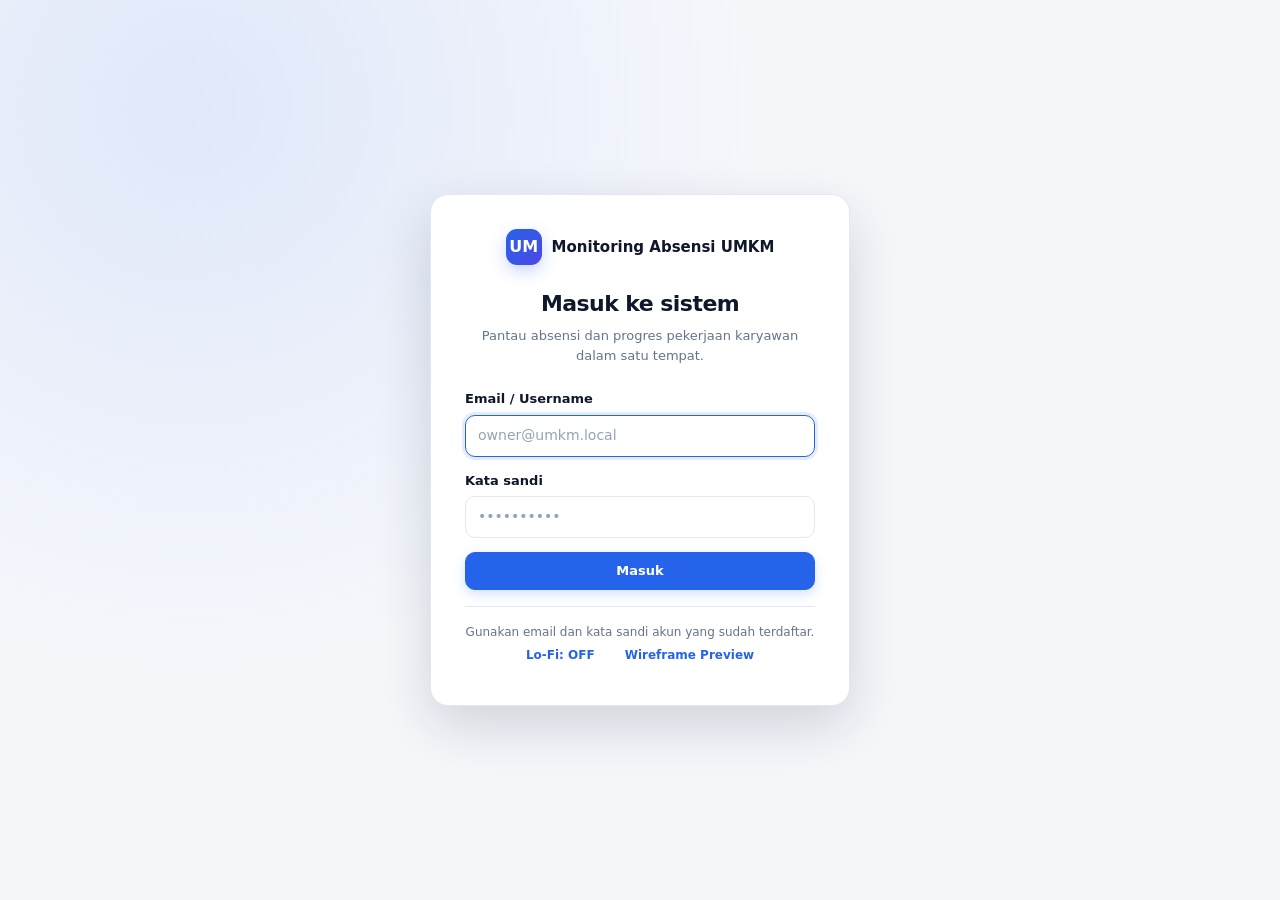
<file: index.html>
<!doctype html>
<html lang="id">
<head>
    <meta charset="utf-8">
    <meta name="viewport" content="width=device-width, initial-scale=1">
    <meta name="description" content="Demo statis Monitoring Absensi UMKM (tanpa database)">
    <title>Monitoring Absensi UMKM · Demo</title>
    <link rel="stylesheet" href="public/assets/css/app.css">
</head>
<body class="auth-page">
<main class="auth">
    <div class="auth__card">
        <div class="auth__brand">
            <span class="sidebar__brand-mark">UM</span>
            <span>Monitoring Absensi UMKM</span>
        </div>
        <h1 class="auth__title">Masuk ke sistem</h1>
        <p class="auth__subtitle">Pantau absensi dan progres pekerjaan karyawan dalam satu tempat.</p>

        <div id="loginAlert"></div>

        <form id="loginForm" class="form stack" autocomplete="off">
            <div class="field">
                <label class="field__label" for="email">Email / Username</label>
                <input class="input" id="email" name="email" type="text" autocomplete="username"
                       placeholder="owner@umkm.local" required autofocus>
            </div>
            <div class="field">
                <label class="field__label" for="password">Kata sandi</label>
                <input class="input" id="password" name="password" type="password"
                       autocomplete="current-password" placeholder="••••••••••" required>
            </div>
            <button class="btn btn--primary" type="submit" style="width:100%">Masuk</button>
        </form>

        <div class="divider"></div>
        <p class="auth__hint">Gunakan email dan kata sandi akun yang sudah terdaftar.</p>
        <div class="row" id="loginControls" style="justify-content:center;gap:8px;flex-wrap:wrap">
            <button class="btn btn--ghost btn--sm wf-toggle" id="lofiToggleLogin" type="button">Lo-Fi: OFF</button>
            <a class="btn btn--ghost btn--sm" href="wireframe.html">Wireframe Preview</a>
        </div>
    </div>
</main>
<script src="static/auth.js"></script>
</body>
</html>
</file>
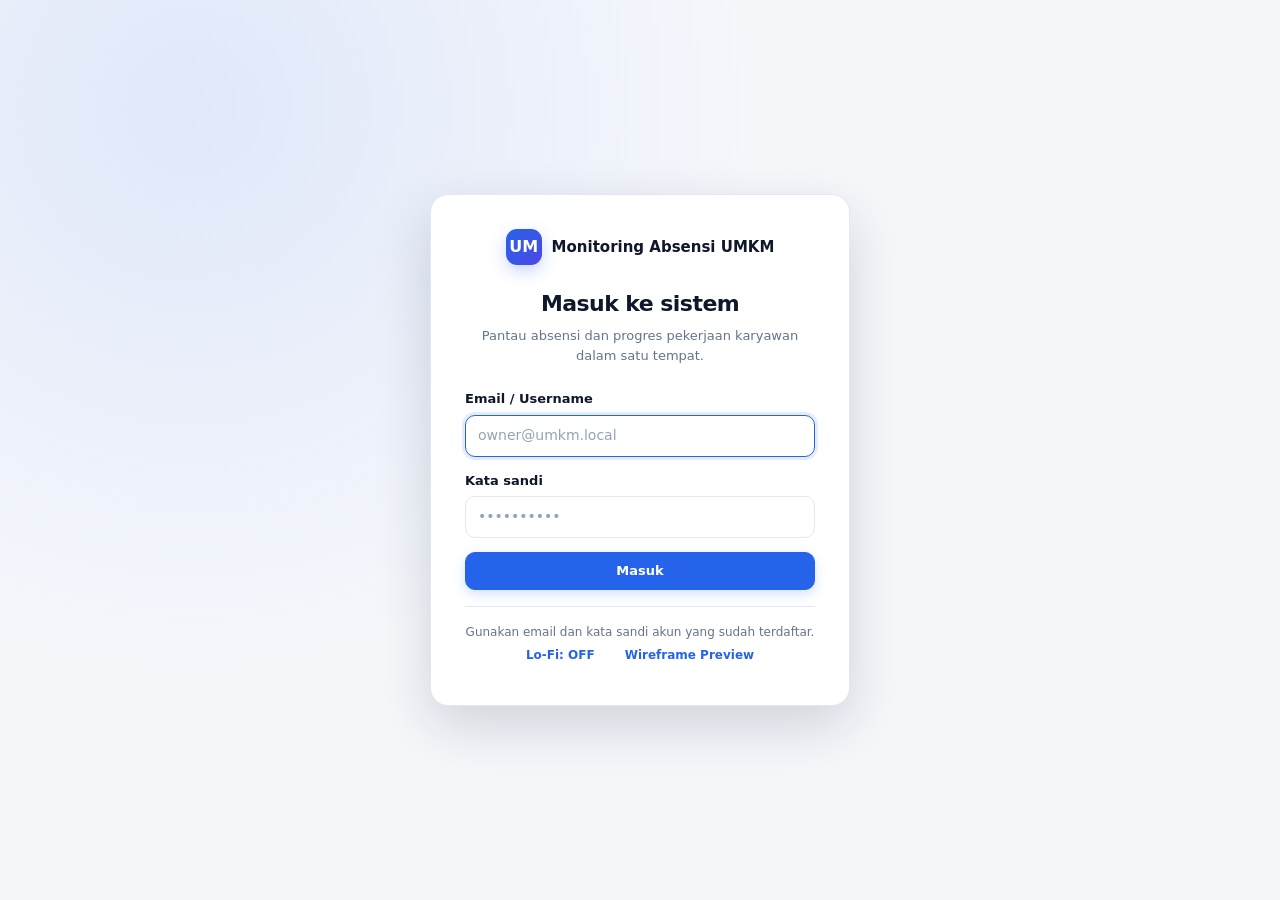
<file: attendance.html>
<!doctype html>
<html lang="id">
<head>
    <meta charset="utf-8">
    <meta name="viewport" content="width=device-width, initial-scale=1">
    <meta name="description" content="Demo statis Monitoring Absensi UMKM (tanpa database)">
    <title>Absensi · Monitoring Absensi UMKM</title>
    <link rel="stylesheet" href="public/assets/css/app.css">
</head>
<body data-page="attendance">
<div id="app"></div>
<script src="static/shell.js"></script>
<script src="public/assets/js/app.js"></script>
</body>
</html>
</file>
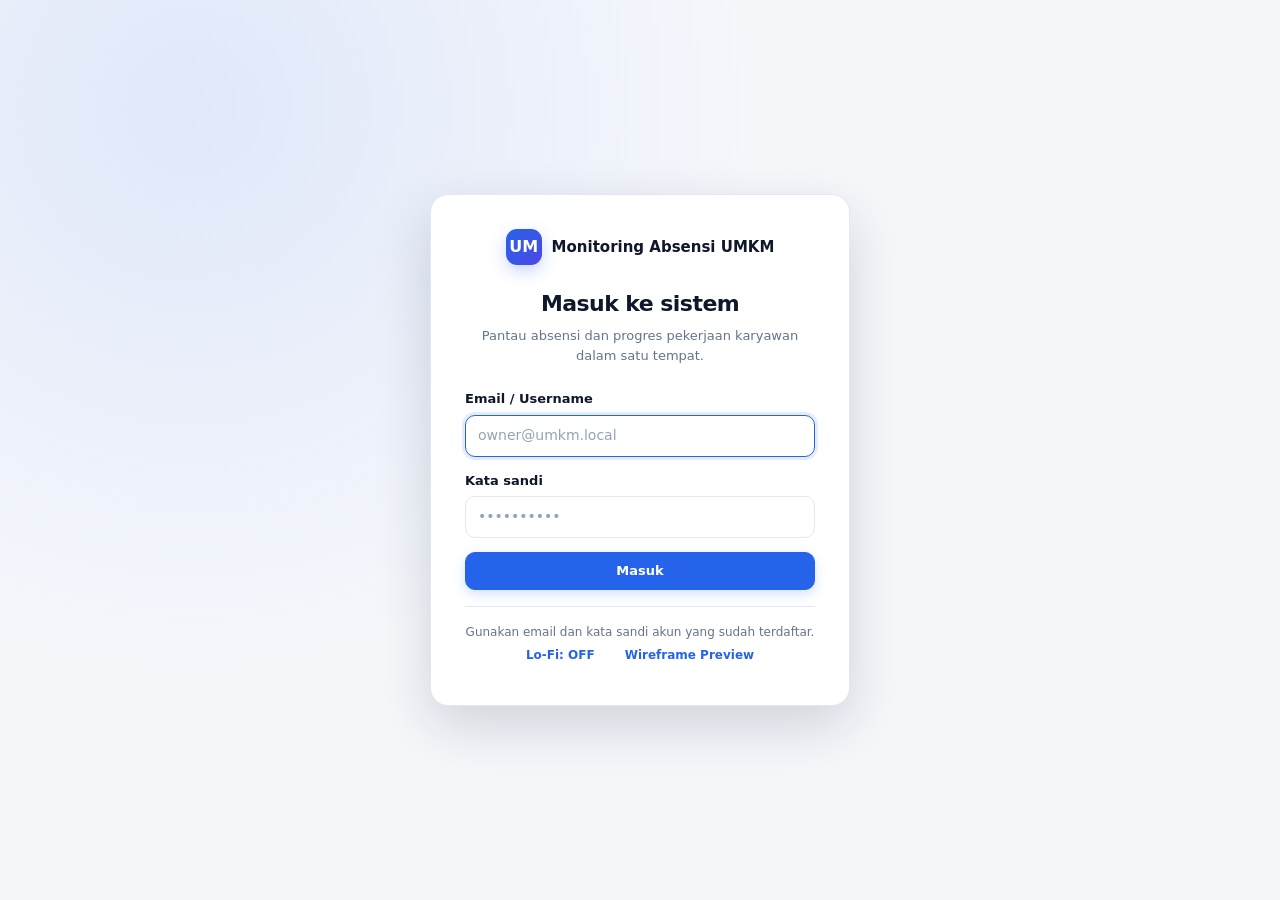
<file: corrections.html>
<!doctype html>
<html lang="id">
<head>
    <meta charset="utf-8">
    <meta name="viewport" content="width=device-width, initial-scale=1">
    <meta name="description" content="Demo statis Monitoring Absensi UMKM (tanpa database)">
    <title>Koreksi Absensi · Monitoring Absensi UMKM</title>
    <link rel="stylesheet" href="public/assets/css/app.css">
</head>
<body data-page="corrections">
<div id="app"></div>
<script src="static/shell.js"></script>
<script src="public/assets/js/app.js"></script>
</body>
</html>
</file>
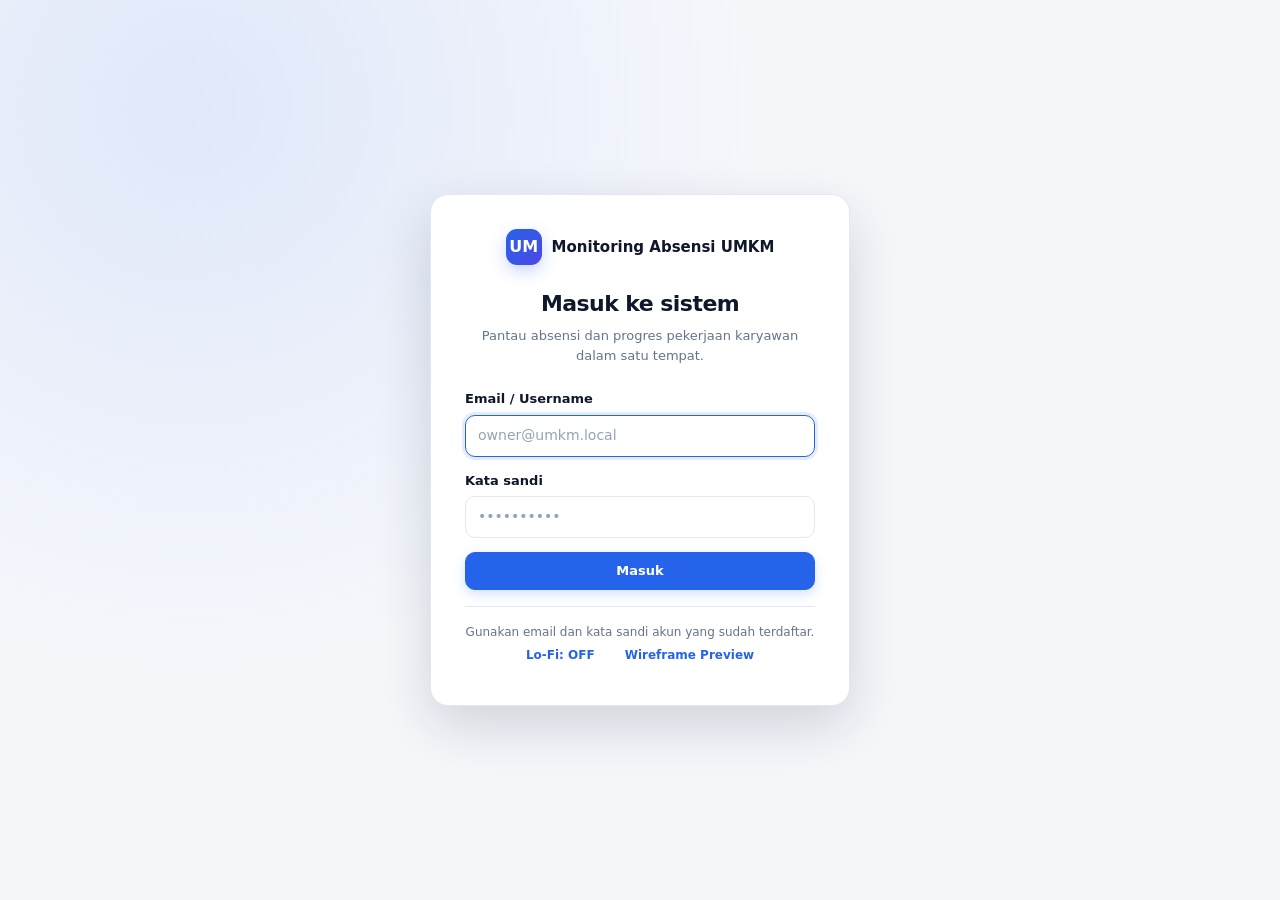
<file: dashboard.html>
<!doctype html>
<html lang="id">
<head>
    <meta charset="utf-8">
    <meta name="viewport" content="width=device-width, initial-scale=1">
    <meta name="description" content="Demo statis Monitoring Absensi UMKM (tanpa database)">
    <title>Dashboard · Monitoring Absensi UMKM</title>
    <link rel="stylesheet" href="public/assets/css/app.css">
</head>
<body data-page="dashboard">
<div id="app"></div>
<script src="static/shell.js"></script>
<script src="public/assets/js/app.js"></script>
</body>
</html>
</file>
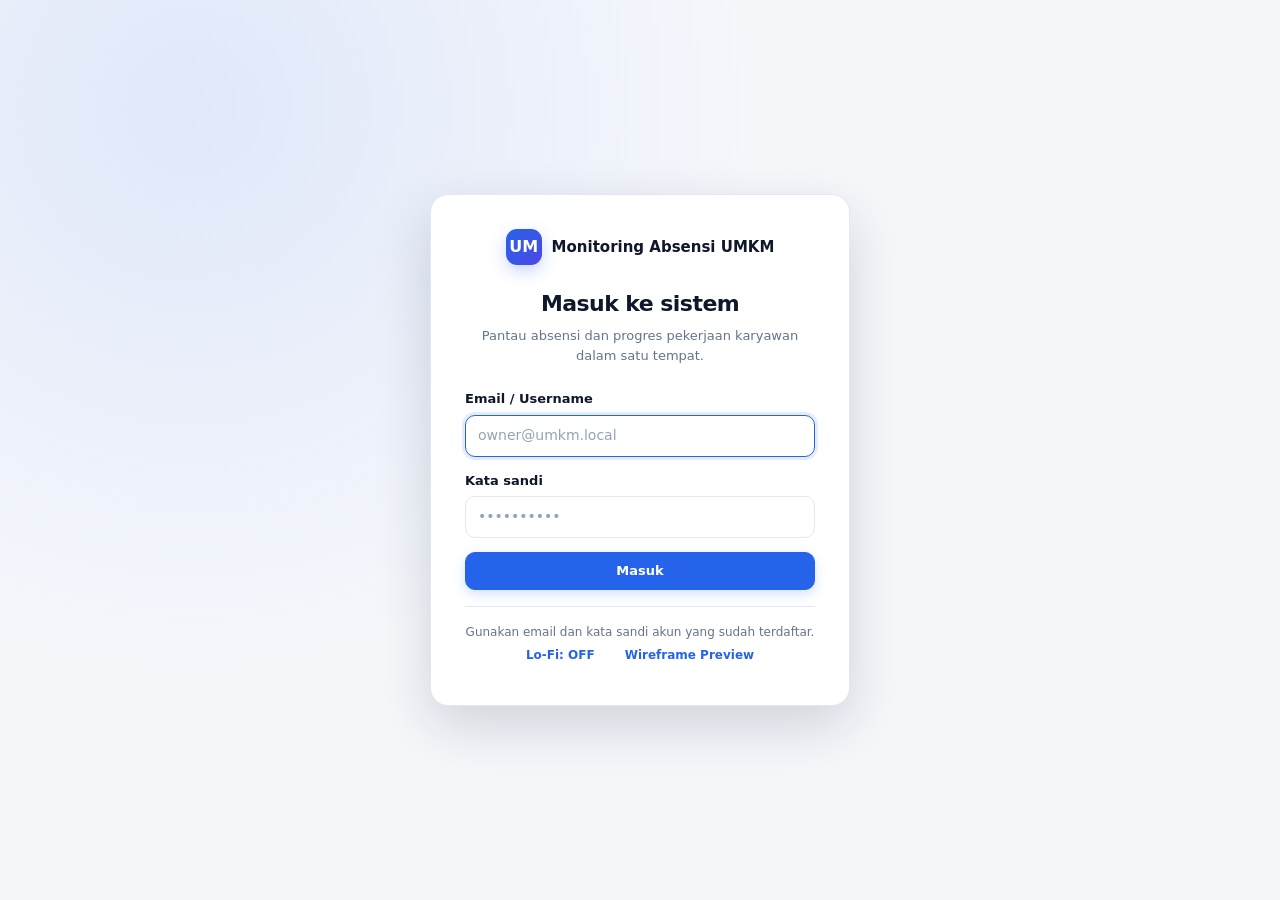
<file: employees.html>
<!doctype html>
<html lang="id">
<head>
    <meta charset="utf-8">
    <meta name="viewport" content="width=device-width, initial-scale=1">
    <meta name="description" content="Demo statis Monitoring Absensi UMKM (tanpa database)">
    <title>Data Karyawan · Monitoring Absensi UMKM</title>
    <link rel="stylesheet" href="public/assets/css/app.css">
</head>
<body data-page="employees">
<div id="app"></div>
<script src="static/shell.js"></script>
<script src="public/assets/js/app.js"></script>
</body>
</html>
</file>
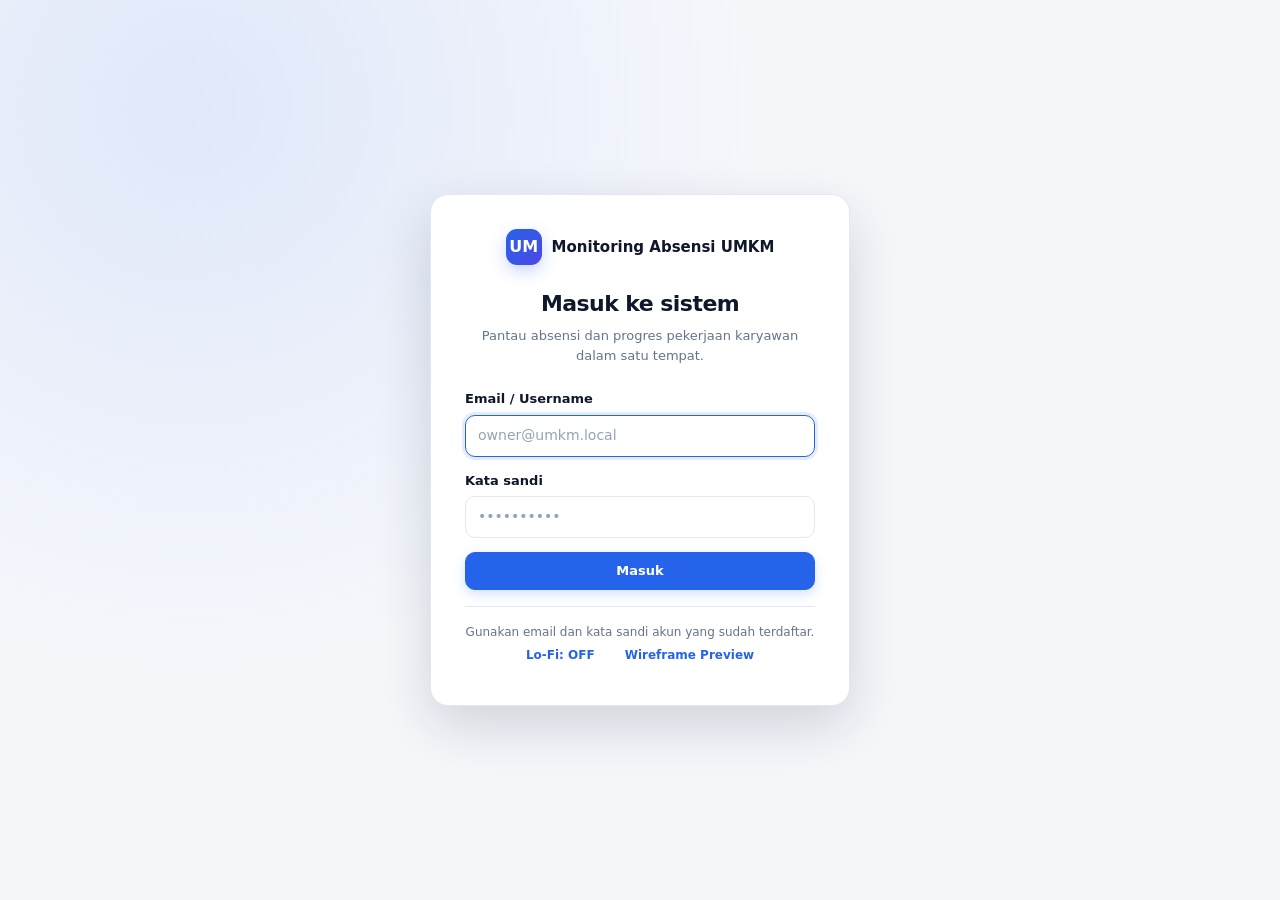
<file: history.html>
<!doctype html>
<html lang="id">
<head>
    <meta charset="utf-8">
    <meta name="viewport" content="width=device-width, initial-scale=1">
    <meta name="description" content="Demo statis Monitoring Absensi UMKM (tanpa database)">
    <title>Riwayat Absensi · Monitoring Absensi UMKM</title>
    <link rel="stylesheet" href="public/assets/css/app.css">
</head>
<body data-page="history">
<div id="app"></div>
<script src="static/shell.js"></script>
<script src="public/assets/js/app.js"></script>
</body>
</html>
</file>
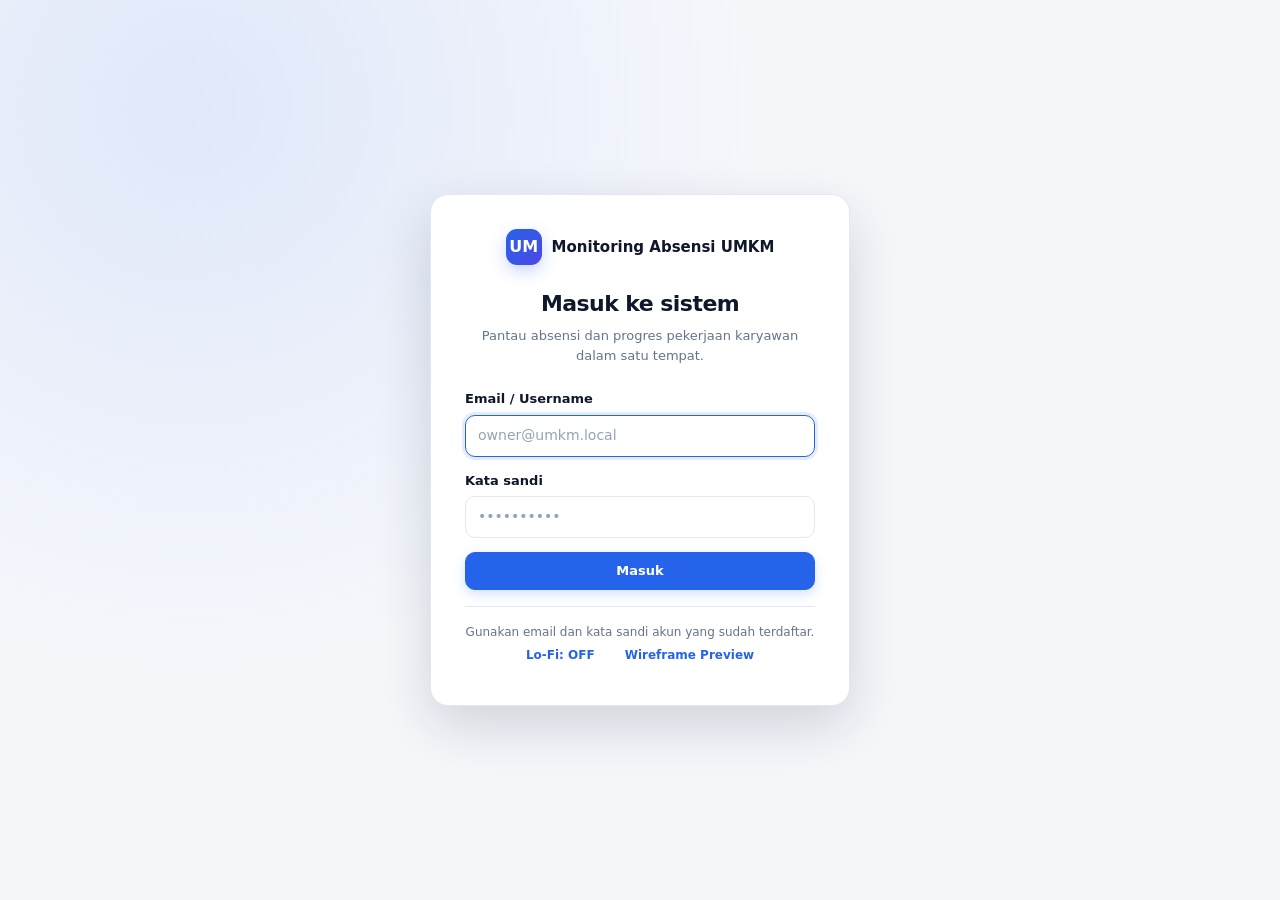
<file: reports.html>
<!doctype html>
<html lang="id">
<head>
    <meta charset="utf-8">
    <meta name="viewport" content="width=device-width, initial-scale=1">
    <meta name="description" content="Demo statis Monitoring Absensi UMKM (tanpa database)">
    <title>Laporan dan Ekspor · Monitoring Absensi UMKM</title>
    <link rel="stylesheet" href="public/assets/css/app.css">
</head>
<body data-page="reports">
<div id="app"></div>
<script src="static/shell.js"></script>
<script src="public/assets/js/app.js"></script>
</body>
</html>
</file>
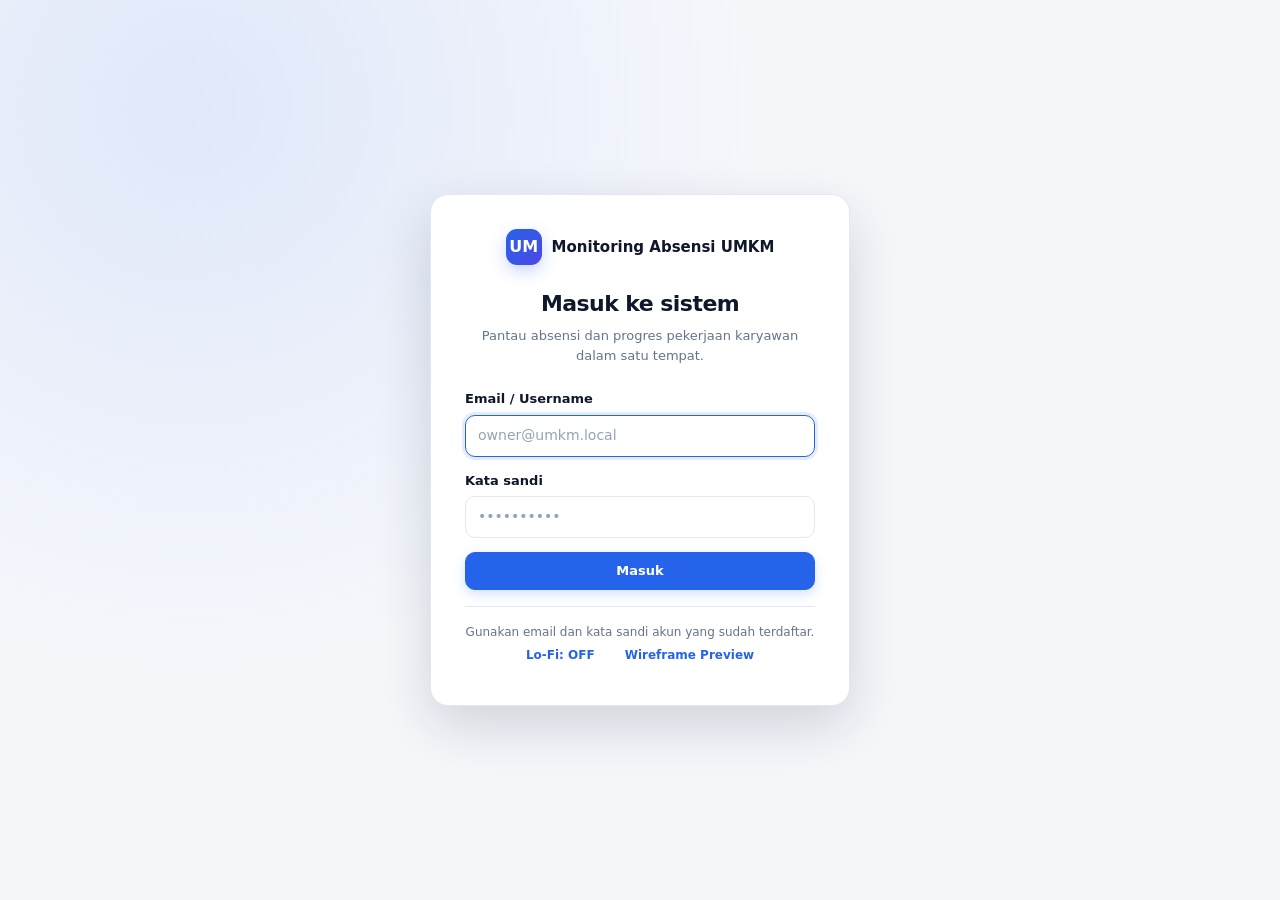
<file: schedules.html>
<!doctype html>
<html lang="id">
<head>
    <meta charset="utf-8">
    <meta name="viewport" content="width=device-width, initial-scale=1">
    <meta name="description" content="Demo statis Monitoring Absensi UMKM (tanpa database)">
    <title>Jadwal Kerja · Monitoring Absensi UMKM</title>
    <link rel="stylesheet" href="public/assets/css/app.css">
</head>
<body data-page="schedules">
<div id="app"></div>
<script src="static/shell.js"></script>
<script src="public/assets/js/app.js"></script>
</body>
</html>
</file>
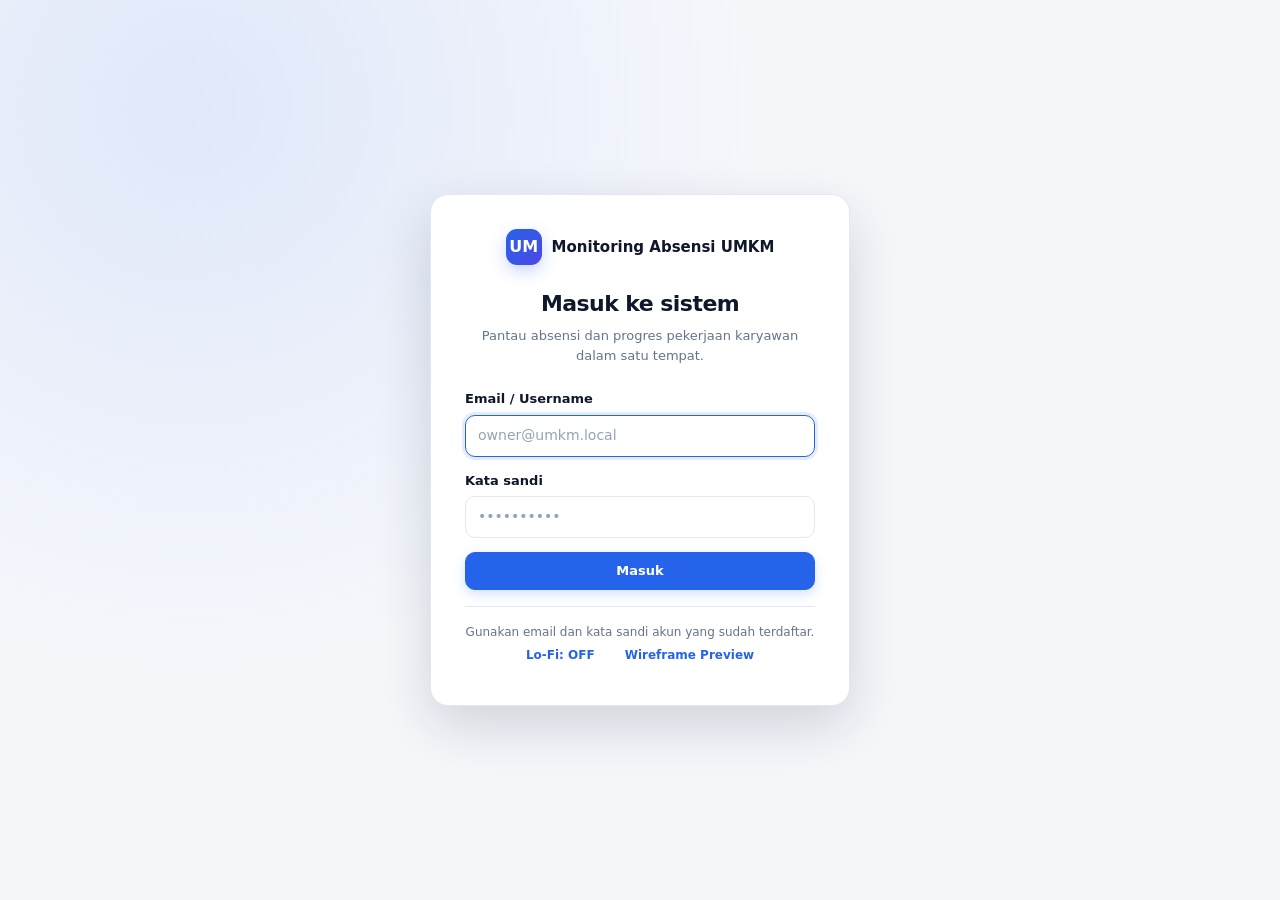
<file: task.html>
<!doctype html>
<html lang="id">
<head>
    <meta charset="utf-8">
    <meta name="viewport" content="width=device-width, initial-scale=1">
    <meta name="description" content="Demo statis Monitoring Absensi UMKM (tanpa database)">
    <title>Detail Tugas · Monitoring Absensi UMKM</title>
    <link rel="stylesheet" href="public/assets/css/app.css">
</head>
<body data-page="task">
<div id="app"></div>
<script src="static/shell.js"></script>
<script src="public/assets/js/app.js"></script>
</body>
</html>
</file>
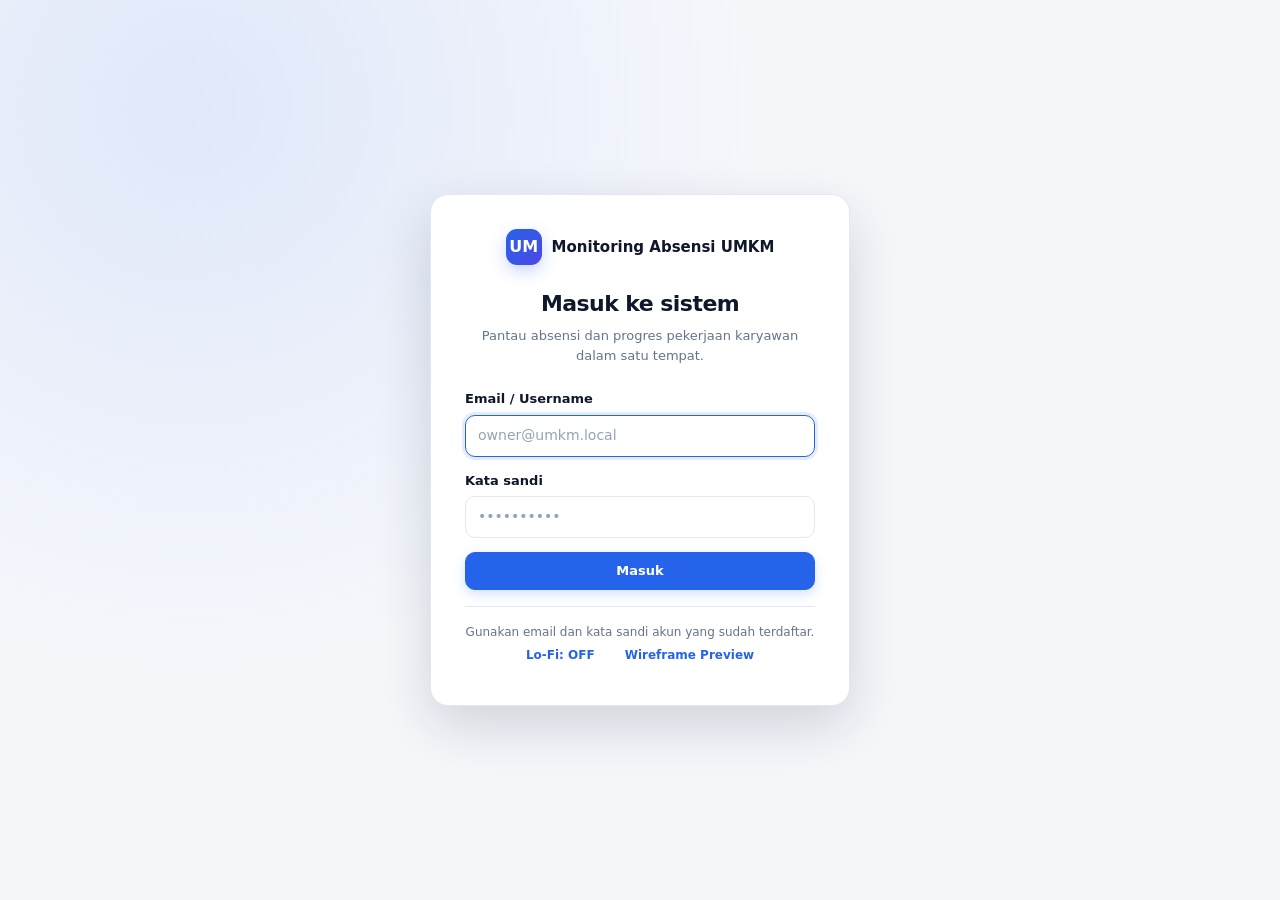
<file: tasks.html>
<!doctype html>
<html lang="id">
<head>
    <meta charset="utf-8">
    <meta name="viewport" content="width=device-width, initial-scale=1">
    <meta name="description" content="Demo statis Monitoring Absensi UMKM (tanpa database)">
    <title>Daftar Tugas · Monitoring Absensi UMKM</title>
    <link rel="stylesheet" href="public/assets/css/app.css">
</head>
<body data-page="tasks">
<div id="app"></div>
<script src="static/shell.js"></script>
<script src="public/assets/js/app.js"></script>
</body>
</html>
</file>
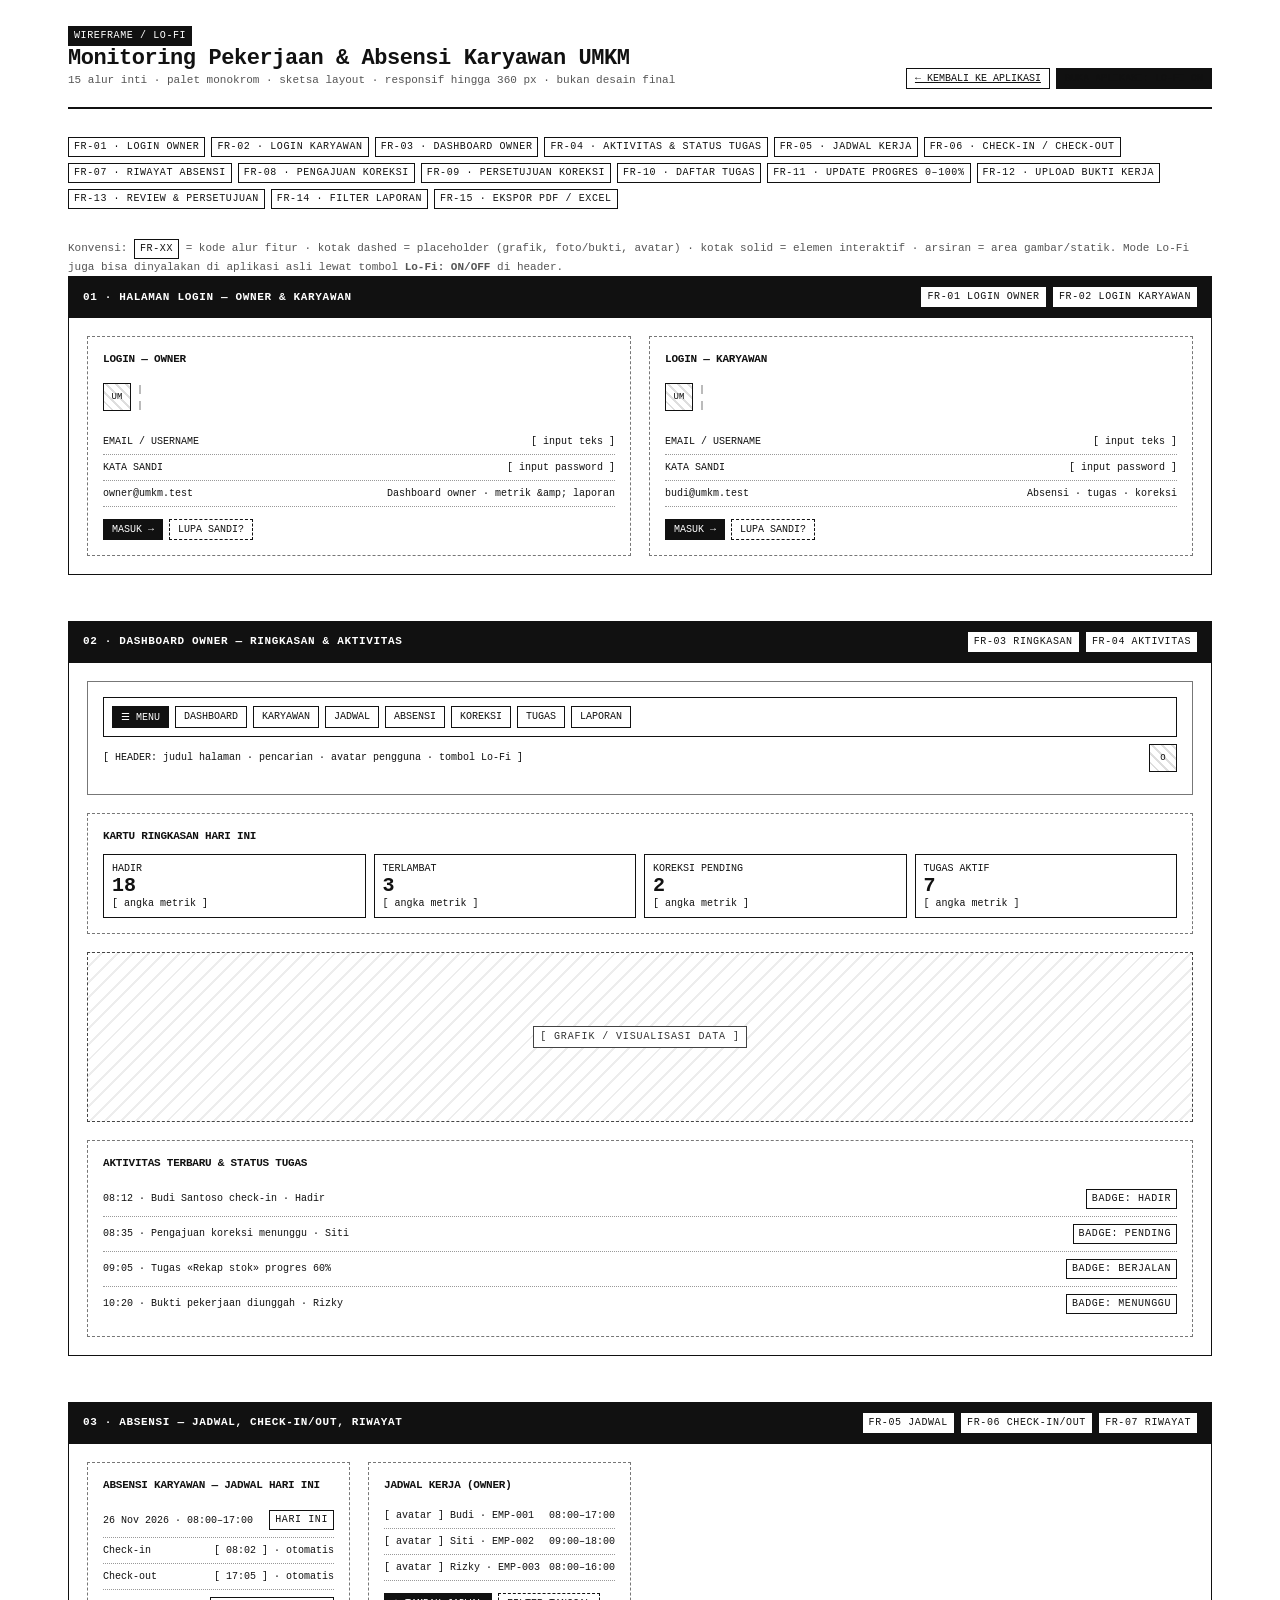
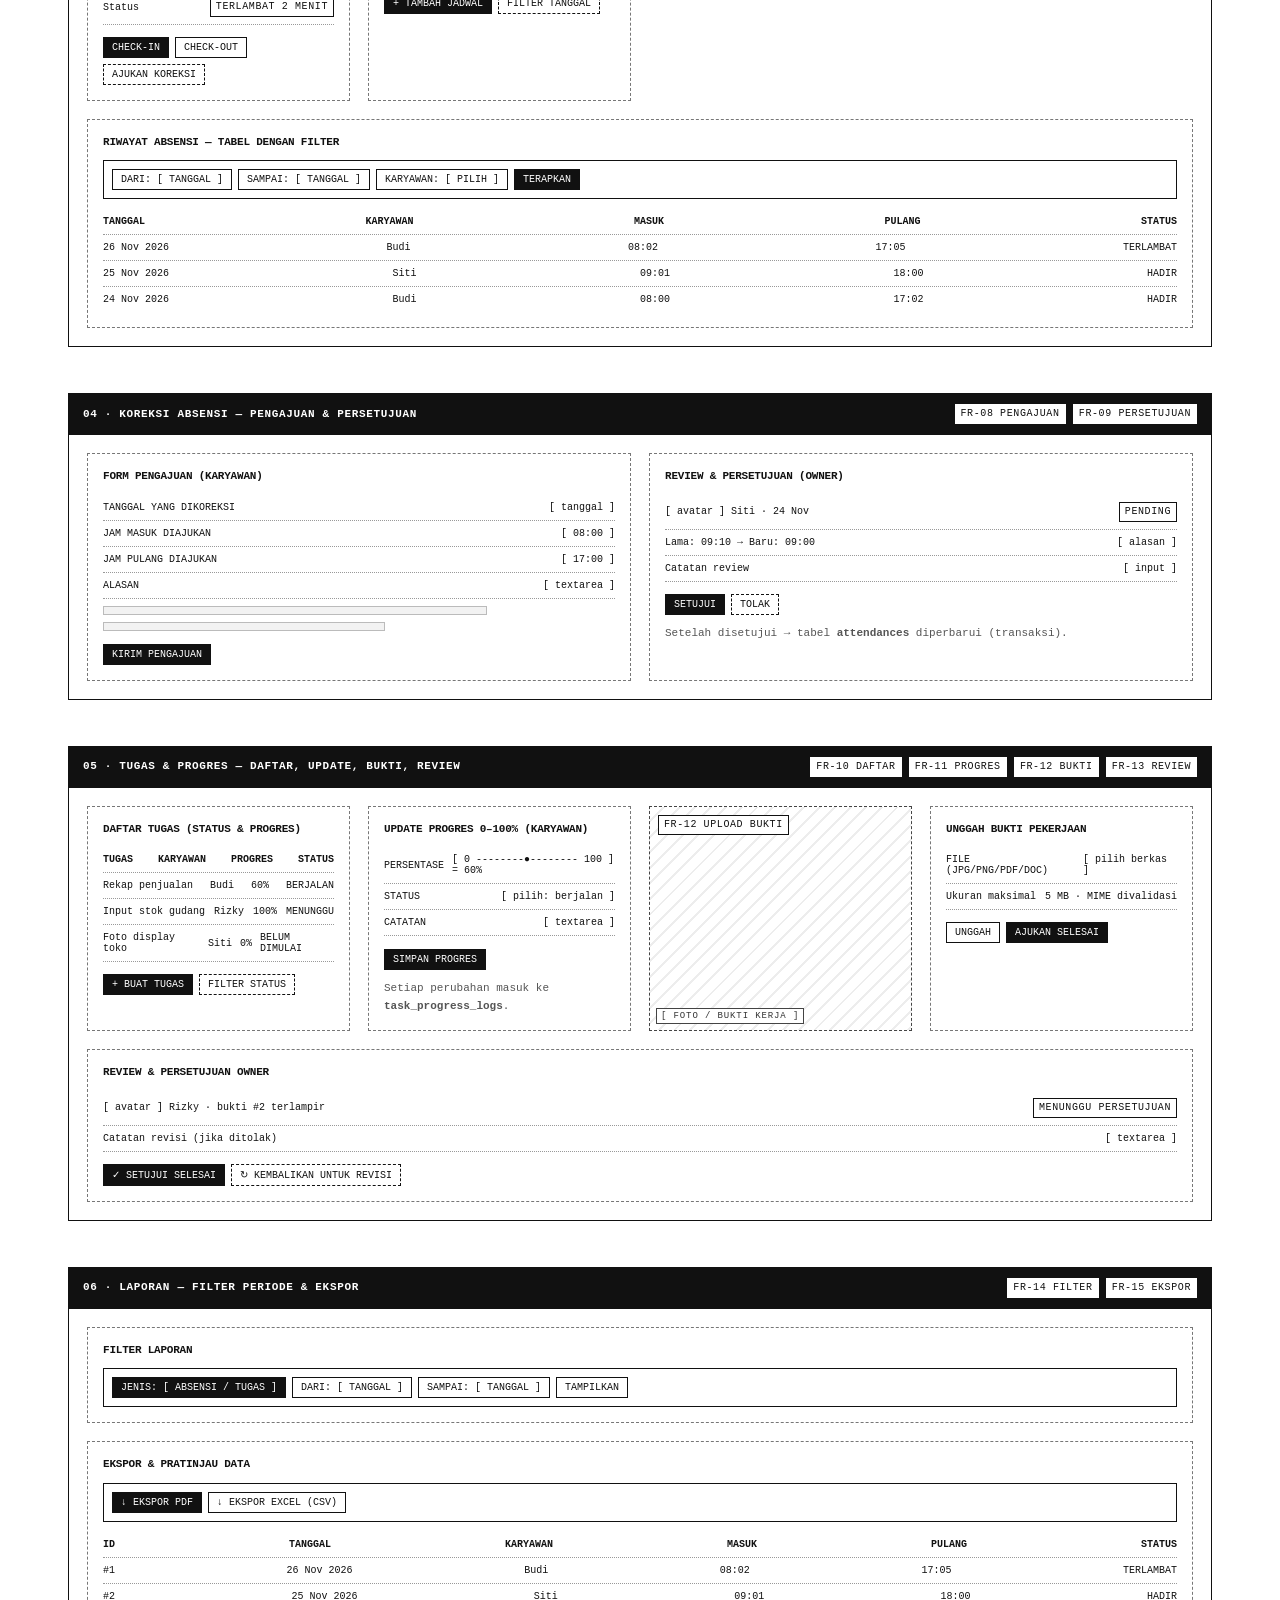
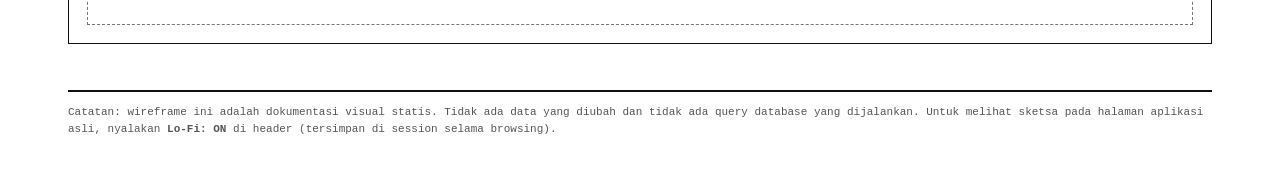
<file: wireframe.html>
<!doctype html>
<html lang="id">
<head>
    <meta charset="utf-8">
    <meta name="viewport" content="width=device-width, initial-scale=1">
    <title>Lo-Fi Wireframe Preview · Monitoring Absensi UMKM</title>
    <link rel="stylesheet" href="public/assets/css/app.css">
    <link rel="stylesheet" href="public/assets/css/wireframe.css">
</head>
<body class="wireframe">
<div class="wf-sheet">
    <div class="wf-sheet__head">
        <div>
            <div class="wf-tag wf-tag--filled">WIREFRAME / LO-FI</div>
            <h1 class="wf-sheet__title">Monitoring Pekerjaan &amp; Absensi Karyawan UMKM</h1>
            <div class="wf-sheet__meta">15 alur inti · palet monokrom · sketsa layout · responsif hingga 360 px · bukan desain final</div>
        </div>
        <div class="wf-nav" style="border:0;padding:0">
            <a class="wf-btn" href="index.html">← Kembali ke aplikasi</a>
            <a class="wf-btn wf-btn--filled" href="index.html" onclick="localStorage.setItem('lofi','1')">Buka aplikasi: Lo-Fi ON</a>
        </div>
    </div>

    <div class="wf-legend" aria-label="Daftar kode fitur wireframe">
                    <span class="wf-tag" title="Login Owner">FR-01 · Login Owner</span>
                    <span class="wf-tag" title="Login Karyawan">FR-02 · Login Karyawan</span>
                    <span class="wf-tag" title="Dashboard Owner">FR-03 · Dashboard Owner</span>
                    <span class="wf-tag" title="Aktivitas &amp; Status Tugas">FR-04 · Aktivitas &amp; Status Tugas</span>
                    <span class="wf-tag" title="Jadwal Kerja">FR-05 · Jadwal Kerja</span>
                    <span class="wf-tag" title="Check-In / Check-Out">FR-06 · Check-In / Check-Out</span>
                    <span class="wf-tag" title="Riwayat Absensi">FR-07 · Riwayat Absensi</span>
                    <span class="wf-tag" title="Pengajuan Koreksi">FR-08 · Pengajuan Koreksi</span>
                    <span class="wf-tag" title="Persetujuan Koreksi">FR-09 · Persetujuan Koreksi</span>
                    <span class="wf-tag" title="Daftar Tugas">FR-10 · Daftar Tugas</span>
                    <span class="wf-tag" title="Update Progres 0–100%">FR-11 · Update Progres 0–100%</span>
                    <span class="wf-tag" title="Upload Bukti Kerja">FR-12 · Upload Bukti Kerja</span>
                    <span class="wf-tag" title="Review &amp; Persetujuan">FR-13 · Review &amp; Persetujuan</span>
                    <span class="wf-tag" title="Filter Laporan">FR-14 · Filter Laporan</span>
                    <span class="wf-tag" title="Ekspor PDF / Excel">FR-15 · Ekspor PDF / Excel</span>
            </div>

    <p class="wf-note">
        Konvensi: <span class="wf-tag">FR-xx</span> = kode alur fitur ·
        kotak dashed = placeholder (grafik, foto/bukti, avatar) ·
        kotak solid = elemen interaktif ·
        arsiran = area gambar/statik. Mode Lo-Fi juga bisa dinyalakan di aplikasi asli lewat tombol <strong>Lo-Fi: ON/OFF</strong> di header.
    </p>

    <!-- ============================ LOGIN ============================ -->
    <section class="wf-screen" data-fr="FR-01 / FR-02">
        <div class="wf-screen__head">
            <span>01 · Halaman Login — Owner &amp; Karyawan</span>
            <span><span class="wf-tag">FR-01 Login Owner</span> <span class="wf-tag">FR-02 Login Karyawan</span></span>
        </div>
        <div class="wf-screen__body">
                            <div class="wf-block" data-fr="FR-01">
                    <h2 class="wf-block__title">LOGIN — OWNER</h2>
                    <div class="row" style="gap:8px;margin-bottom:12px">
                        <span class="wf-avatar">UM</span>
                        <div>
                            <div class="wf-line wf-line--mid"></div>
                            <div class="wf-line wf-line--short"></div>
                        </div>
                    </div>
                    <div class="wf-row"><span>EMAIL / USERNAME</span><span>[ input teks ]</span></div>
                    <div class="wf-row"><span>KATA SANDI</span><span>[ input password ]</span></div>
                    <div class="wf-row"><span>owner@umkm.test</span><span>Dashboard owner · metrik &amp;amp; laporan</span></div>
                    <div style="margin-top:12px;display:flex;gap:6px;flex-wrap:wrap">
                        <span class="wf-btn wf-btn--filled">MASUK →</span>
                        <span class="wf-btn wf-btn--dashed">Lupa sandi?</span>
                    </div>
                </div>
                            <div class="wf-block" data-fr="FR-02">
                    <h2 class="wf-block__title">LOGIN — KARYAWAN</h2>
                    <div class="row" style="gap:8px;margin-bottom:12px">
                        <span class="wf-avatar">UM</span>
                        <div>
                            <div class="wf-line wf-line--mid"></div>
                            <div class="wf-line wf-line--short"></div>
                        </div>
                    </div>
                    <div class="wf-row"><span>EMAIL / USERNAME</span><span>[ input teks ]</span></div>
                    <div class="wf-row"><span>KATA SANDI</span><span>[ input password ]</span></div>
                    <div class="wf-row"><span>budi@umkm.test</span><span>Absensi · tugas · koreksi</span></div>
                    <div style="margin-top:12px;display:flex;gap:6px;flex-wrap:wrap">
                        <span class="wf-btn wf-btn--filled">MASUK →</span>
                        <span class="wf-btn wf-btn--dashed">Lupa sandi?</span>
                    </div>
                </div>
                    </div>
    </section>

    <!-- ========================= DASHBOARD ========================= -->
    <section class="wf-screen" data-fr="FR-03 / FR-04">
        <div class="wf-screen__head">
            <span>02 · Dashboard Owner — Ringkasan &amp; Aktivitas</span>
            <span><span class="wf-tag">FR-03 Ringkasan</span> <span class="wf-tag">FR-04 Aktivitas</span></span>
        </div>
        <div class="wf-screen__body wf-screen__body--wide">
            <div class="wf-block" style="border-style:solid">
                <div class="wf-nav">
                    <span class="wf-btn wf-btn--filled">☰ MENU</span>
                    <span class="wf-btn is-active">Dashboard</span>
                    <span class="wf-btn">Karyawan</span>
                    <span class="wf-btn">Jadwal</span>
                    <span class="wf-btn">Absensi</span>
                    <span class="wf-btn">Koreksi</span>
                    <span class="wf-btn">Tugas</span>
                    <span class="wf-btn">Laporan</span>
                </div>
                <div class="wf-row" style="border:0">
                    <span>[ HEADER: judul halaman · pencarian · avatar pengguna · tombol Lo-Fi ]</span>
                    <span class="wf-avatar">O</span>
                </div>
            </div>

            <div class="wf-block" data-fr="FR-03">
                <h2 class="wf-block__title">Kartu ringkasan hari ini</h2>
                <div class="wf-stat-row">
                                            <div class="wf-stat"><span>HADIR</span><strong>18</strong><span>[ angka metrik ]</span></div>
                                            <div class="wf-stat"><span>TERLAMBAT</span><strong>3</strong><span>[ angka metrik ]</span></div>
                                            <div class="wf-stat"><span>KOREKSI PENDING</span><strong>2</strong><span>[ angka metrik ]</span></div>
                                            <div class="wf-stat"><span>TUGAS AKTIF</span><strong>7</strong><span>[ angka metrik ]</span></div>
                                    </div>
            </div>

            <div class="wf-block wf-chart" data-fr="FR-03"></div>

            <div class="wf-block" data-fr="FR-04">
                <h2 class="wf-block__title">Aktivitas terbaru &amp; status tugas</h2>
                                    <div class="wf-row"><span>08:12 · Budi Santoso check-in · Hadir</span><span class="wf-tag">badge: HADIR</span></div>
                                    <div class="wf-row"><span>08:35 · Pengajuan koreksi menunggu · Siti</span><span class="wf-tag">badge: PENDING</span></div>
                                    <div class="wf-row"><span>09:05 · Tugas «Rekap stok» progres 60%</span><span class="wf-tag">badge: BERJALAN</span></div>
                                    <div class="wf-row"><span>10:20 · Bukti pekerjaan diunggah · Rizky</span><span class="wf-tag">badge: MENUNGGU</span></div>
                            </div>
        </div>
    </section>

    <!-- ==================== ABSENSI & RIWAYAT ==================== -->
    <section class="wf-screen" data-fr="FR-05 / FR-06 / FR-07">
        <div class="wf-screen__head">
            <span>03 · Absensi — Jadwal, Check-In/Out, Riwayat</span>
            <span><span class="wf-tag">FR-05 Jadwal</span> <span class="wf-tag">FR-06 Check-In/Out</span> <span class="wf-tag">FR-07 Riwayat</span></span>
        </div>
        <div class="wf-screen__body">
            <div class="wf-block" data-fr="FR-06">
                <h2 class="wf-block__title">Absensi karyawan — jadwal hari ini</h2>
                <div class="wf-row"><span>26 Nov 2026 · 08:00–17:00</span><span class="wf-tag">HARI INI</span></div>
                <div class="wf-row"><span>Check-in</span><span>[ 08:02 ] · otomatis</span></div>
                <div class="wf-row"><span>Check-out</span><span>[ 17:05 ] · otomatis</span></div>
                <div class="wf-row"><span>Status</span><span class="wf-tag">TERLAMBAT 2 MENIT</span></div>
                <div style="margin-top:12px;display:flex;gap:6px;flex-wrap:wrap">
                    <span class="wf-btn wf-btn--filled">CHECK-IN</span>
                    <span class="wf-btn">CHECK-OUT</span>
                    <span class="wf-btn wf-btn--dashed">Ajukan koreksi</span>
                </div>
            </div>

            <div class="wf-block" data-fr="FR-05">
                <h2 class="wf-block__title">Jadwal kerja (owner)</h2>
                <div class="wf-row"><span>[ avatar ] Budi · EMP-001</span><span>08:00–17:00</span></div>
                <div class="wf-row"><span>[ avatar ] Siti · EMP-002</span><span>09:00–18:00</span></div>
                <div class="wf-row"><span>[ avatar ] Rizky · EMP-003</span><span>08:00–16:00</span></div>
                <div style="margin-top:12px;display:flex;gap:6px;flex-wrap:wrap">
                    <span class="wf-btn wf-btn--filled">+ TAMBAH JADWAL</span>
                    <span class="wf-btn wf-btn--dashed">Filter tanggal</span>
                </div>
            </div>

            <div class="wf-block wf-screen__body--wide" data-fr="FR-07" style="grid-column:1/-1">
                <h2 class="wf-block__title">Riwayat absensi — tabel dengan filter</h2>
                <div class="wf-nav" style="margin-bottom:10px">
                    <span class="wf-btn">Dari: [ tanggal ]</span>
                    <span class="wf-btn">Sampai: [ tanggal ]</span>
                    <span class="wf-btn">Karyawan: [ pilih ]</span>
                    <span class="wf-btn wf-btn--filled">TERAPKAN</span>
                </div>
                <div class="wf-row"><strong>TANGGAL</strong><strong>KARYAWAN</strong><strong>MASUK</strong><strong>PULANG</strong><strong>STATUS</strong></div>
                                    <div class="wf-row">
                        <span>26 Nov 2026</span><span>Budi</span><span>08:02</span><span>17:05</span><span>TERLAMBAT</span>                    </div>
                                    <div class="wf-row">
                        <span>25 Nov 2026</span><span>Siti</span><span>09:01</span><span>18:00</span><span>HADIR</span>                    </div>
                                    <div class="wf-row">
                        <span>24 Nov 2026</span><span>Budi</span><span>08:00</span><span>17:02</span><span>HADIR</span>                    </div>
                            </div>
        </div>
    </section>

    <!-- ========================== KOREKSI ========================== -->
    <section class="wf-screen" data-fr="FR-08 / FR-09">
        <div class="wf-screen__head">
            <span>04 · Koreksi Absensi — Pengajuan &amp; Persetujuan</span>
            <span><span class="wf-tag">FR-08 Pengajuan</span> <span class="wf-tag">FR-09 Persetujuan</span></span>
        </div>
        <div class="wf-screen__body">
            <div class="wf-block" data-fr="FR-08">
                <h2 class="wf-block__title">Form pengajuan (karyawan)</h2>
                <div class="wf-row"><span>TANGGAL YANG DIKOREKSI</span><span>[ tanggal ]</span></div>
                <div class="wf-row"><span>JAM MASUK DIAJUKAN</span><span>[ 08:00 ]</span></div>
                <div class="wf-row"><span>JAM PULANG DIAJUKAN</span><span>[ 17:00 ]</span></div>
                <div class="wf-row"><span>ALASAN</span><span>[ textarea ]</span></div>
                <div class="wf-line wf-line--mid"></div>
                <div class="wf-line wf-line--short"></div>
                <div style="margin-top:12px"><span class="wf-btn wf-btn--filled">KIRIM PENGAJUAN</span></div>
            </div>

            <div class="wf-block" data-fr="FR-09">
                <h2 class="wf-block__title">Review &amp; persetujuan (owner)</h2>
                <div class="wf-row"><span>[ avatar ] Siti · 24 Nov</span><span class="wf-tag">PENDING</span></div>
                <div class="wf-row"><span>Lama: 09:10 → Baru: 09:00</span><span>[ alasan ]</span></div>
                <div class="wf-row"><span>Catatan review</span><span>[ input ]</span></div>
                <div style="margin-top:12px;display:flex;gap:6px;flex-wrap:wrap">
                    <span class="wf-btn wf-btn--filled">SETUJUI</span>
                    <span class="wf-btn wf-btn--dashed">TOLAK</span>
                </div>
                <p class="wf-note" style="margin-top:10px">Setelah disetujui → tabel <strong>attendances</strong> diperbarui (transaksi).</p>
            </div>
        </div>
    </section>

    <!-- ====================== TUGAS & PROGRES ====================== -->
    <section class="wf-screen" data-fr="FR-10 / FR-11 / FR-12 / FR-13">
        <div class="wf-screen__head">
            <span>05 · Tugas &amp; Progres — Daftar, Update, Bukti, Review</span>
            <span><span class="wf-tag">FR-10 Daftar</span> <span class="wf-tag">FR-11 Progres</span> <span class="wf-tag">FR-12 Bukti</span> <span class="wf-tag">FR-13 Review</span></span>
        </div>
        <div class="wf-screen__body">
            <div class="wf-block" data-fr="FR-10">
                <h2 class="wf-block__title">Daftar tugas (status &amp; progres)</h2>
                <div class="wf-row"><strong>TUGAS</strong><strong>KARYAWAN</strong><strong>PROGRES</strong><strong>STATUS</strong></div>
                                    <div class="wf-row">
                        <span>Rekap penjualan</span><span>Budi</span><span>60%</span><span>BERJALAN</span>                    </div>
                                    <div class="wf-row">
                        <span>Input stok gudang</span><span>Rizky</span><span>100%</span><span>MENUNGGU</span>                    </div>
                                    <div class="wf-row">
                        <span>Foto display toko</span><span>Siti</span><span>0%</span><span>BELUM DIMULAI</span>                    </div>
                                <div style="margin-top:12px;display:flex;gap:6px;flex-wrap:wrap">
                    <span class="wf-btn wf-btn--filled">+ BUAT TUGAS</span>
                    <span class="wf-btn wf-btn--dashed">Filter status</span>
                </div>
            </div>

            <div class="wf-block" data-fr="FR-11">
                <h2 class="wf-block__title">Update progres 0–100% (karyawan)</h2>
                <div class="wf-row"><span>PERSENTASE</span><span>[ 0 --------●-------- 100 ] = 60%</span></div>
                <div class="wf-row"><span>STATUS</span><span>[ pilih: berjalan ]</span></div>
                <div class="wf-row"><span>CATATAN</span><span>[ textarea ]</span></div>
                <div style="margin-top:12px"><span class="wf-btn wf-btn--filled">SIMPAN PROGRES</span></div>
                <p class="wf-note" style="margin-top:10px">Setiap perubahan masuk ke <strong>task_progress_logs</strong>.</p>
            </div>

            <div class="wf-block wf-photo" data-fr="FR-12">
                <div style="position:absolute;top:8px;left:8px" class="wf-tag">FR-12 Upload bukti</div>
            </div>

            <div class="wf-block" data-fr="FR-12">
                <h2 class="wf-block__title">Unggah bukti pekerjaan</h2>
                <div class="wf-row"><span>FILE (JPG/PNG/PDF/DOC)</span><span>[ pilih berkas ]</span></div>
                <div class="wf-row"><span>Ukuran maksimal</span><span>5 MB · MIME divalidasi</span></div>
                <div style="margin-top:12px;display:flex;gap:6px;flex-wrap:wrap">
                    <span class="wf-btn">UNGGAH</span>
                    <span class="wf-btn wf-btn--filled">AJUKAN SELESAI</span>
                </div>
            </div>

            <div class="wf-block" data-fr="FR-13" style="grid-column:1/-1">
                <h2 class="wf-block__title">Review &amp; persetujuan owner</h2>
                <div class="wf-row"><span>[ avatar ] Rizky · bukti #2 terlampir</span><span class="wf-tag">MENUNGGU PERSETUJUAN</span></div>
                <div class="wf-row"><span>Catatan revisi (jika ditolak)</span><span>[ textarea ]</span></div>
                <div style="margin-top:12px;display:flex;gap:6px;flex-wrap:wrap">
                    <span class="wf-btn wf-btn--filled">✓ SETUJUI SELESAI</span>
                    <span class="wf-btn wf-btn--dashed">↻ KEMBALIKAN UNTUK REVISI</span>
                </div>
            </div>
        </div>
    </section>

    <!-- =========================== LAPORAN =========================== -->
    <section class="wf-screen" data-fr="FR-14 / FR-15">
        <div class="wf-screen__head">
            <span>06 · Laporan — Filter Periode &amp; Ekspor</span>
            <span><span class="wf-tag">FR-14 Filter</span> <span class="wf-tag">FR-15 Ekspor</span></span>
        </div>
        <div class="wf-screen__body wf-screen__body--wide">
            <div class="wf-block" data-fr="FR-14">
                <h2 class="wf-block__title">Filter laporan</h2>
                <div class="wf-nav">
                    <span class="wf-btn wf-btn--filled">JENIS: [ absensi / tugas ]</span>
                    <span class="wf-btn">DARI: [ tanggal ]</span>
                    <span class="wf-btn">SAMPAI: [ tanggal ]</span>
                    <span class="wf-btn">TAMPILKAN</span>
                </div>
            </div>

            <div class="wf-block" data-fr="FR-15">
                <h2 class="wf-block__title">Ekspor &amp; pratinjau data</h2>
                <div class="wf-nav" style="margin-bottom:10px">
                    <span class="wf-btn wf-btn--filled">↓ EKSPOR PDF</span>
                    <span class="wf-btn">↓ EKSPOR EXCEL (CSV)</span>
                </div>
                <div class="wf-row"><strong>ID</strong><strong>TANGGAL</strong><strong>KARYAWAN</strong><strong>MASUK</strong><strong>PULANG</strong><strong>STATUS</strong></div>
                                    <div class="wf-row">
                        <span>#1</span><span>26 Nov 2026</span><span>Budi</span><span>08:02</span><span>17:05</span><span>TERLAMBAT</span>                    </div>
                                    <div class="wf-row">
                        <span>#2</span><span>25 Nov 2026</span><span>Siti</span><span>09:01</span><span>18:00</span><span>HADIR</span>                    </div>
                            </div>
        </div>
    </section>

    <div class="wf-note" style="border-top:2px solid #111;padding-top:12px">
        Catatan: wireframe ini adalah dokumentasi visual statis. Tidak ada data yang diubah dan tidak ada query database yang dijalankan.
        Untuk melihat sketsa pada halaman aplikasi asli, nyalakan <strong>Lo-Fi: ON</strong> di header (tersimpan di session selama browsing).
    </div>
</div>
</body>
</html>
</file>
<file: public/assets/css/app.css>
/* =============================================================
   Monitoring Absensi & Tugas Karyawan UMKM
   App stylesheet — vanilla CSS, tanpa dependency eksternal
   ============================================================= */

:root {
  --bg: #f5f7fb;
  --surface: #ffffff;
  --surface-subtle: #f8fafc;
  --text: #0f172a;
  --text-muted: #64748b;
  --text-soft: #94a3b8;

  --primary: #2563eb;
  --primary-dark: #1d4ed8;
  --primary-soft: rgba(37, 99, 235, 0.12);

  --success: #16a34a;
  --success-soft: #dcfce7;
  --warning: #d97706;
  --warning-soft: #fef3c7;
  --danger: #dc2626;
  --danger-soft: #fee2e2;
  --info: #0284c7;
  --info-soft: #e0f2fe;

  --border: #e2e8f0;
  --border-light: #eef2f7;

  --radius: 14px;
  --radius-sm: 10px;
  --radius-xs: 8px;
  --radius-pill: 999px;

  --shadow: 0 1px 2px rgba(15, 23, 42, 0.04), 0 8px 24px rgba(15, 23, 42, 0.04);
  --shadow-lg: 0 20px 55px rgba(15, 23, 42, 0.16);

  --gap: 18px;
  --sidebar-width: 248px;
  --content-padding: 24px 28px;
  --transition: 180ms ease;

  --font: system-ui, -apple-system, "Segoe UI", Roboto, "Helvetica Neue", Arial, sans-serif;
}

/* ----------------------------- base ----------------------------- */

*,
*::before,
*::after {
  box-sizing: border-box;
}

html {
  -webkit-text-size-adjust: 100%;
}

body {
  margin: 0;
  min-height: 100vh;
  font-family: var(--font);
  font-size: 14px;
  line-height: 1.5;
  color: var(--text);
  background: var(--bg);
  -webkit-font-smoothing: antialiased;
  -moz-osx-font-smoothing: grayscale;
}

h1, h2, h3, h4, h5, h6, p, ul, ol {
  margin: 0;
}

ul, ol {
  padding: 0;
}

a {
  color: inherit;
}

img,
svg {
  display: block;
  max-width: 100%;
}

button,
input,
select,
textarea {
  font: inherit;
  color: inherit;
}

button {
  cursor: pointer;
}

::selection {
  background: var(--primary-soft);
}

:focus-visible {
  outline: 3px solid rgba(37, 99, 235, 0.35);
  outline-offset: 2px;
}

/* --------------------------- app shell --------------------------- */

.app {
  display: grid;
  grid-template-columns: var(--sidebar-width) minmax(0, 1fr);
  min-height: 100vh;
}

.main {
  display: flex;
  flex-direction: column;
  min-width: 0;
}

.sidebar-overlay {
  display: none;
}

/* ----------------------------- sidebar ---------------------------- */

.sidebar {
  position: sticky;
  top: 0;
  z-index: 60;
  display: flex;
  flex-direction: column;
  gap: 6px;
  height: 100vh;
  padding: 20px 14px;
  overflow-y: auto;
  background: var(--surface);
  border-right: 1px solid var(--border);
}

.sidebar__brand {
  display: flex;
  align-items: center;
  gap: 10px;
  padding: 6px 8px 20px;
  font-size: 15px;
  font-weight: 700;
  letter-spacing: -0.01em;
}

.sidebar__brand-mark {
  display: grid;
  place-items: center;
  flex: 0 0 36px;
  width: 36px;
  height: 36px;
  border-radius: 11px;
  background: linear-gradient(135deg, var(--primary), #4f46e5);
  color: #ffffff;
  font-weight: 800;
  font-size: 16px;
  box-shadow: 0 6px 16px rgba(37, 99, 235, 0.25);
}

.sidebar__nav {
  display: flex;
  flex-direction: column;
  gap: 4px;
}

.nav__section {
  padding: 14px 12px 6px;
  color: var(--text-soft);
  font-size: 11px;
  font-weight: 700;
  letter-spacing: 0.08em;
  text-transform: uppercase;
}

.nav__link {
  display: flex;
  align-items: center;
  gap: 10px;
  padding: 10px 12px;
  border-radius: var(--radius-sm);
  color: var(--text-muted);
  font-weight: 500;
  text-decoration: none;
  transition: background var(--transition), color var(--transition);
}

.nav__link:hover {
  background: var(--surface-subtle);
  color: var(--text);
}

.nav__link.is-active {
  background: var(--primary-soft);
  color: var(--primary);
  font-weight: 600;
}

.nav__icon {
  display: inline-flex;
  align-items: center;
  justify-content: center;
  flex: 0 0 20px;
  width: 20px;
  font-size: 16px;
  line-height: 1;
}

.sidebar__footer {
  margin-top: auto;
  padding: 14px 8px 2px;
  border-top: 1px solid var(--border);
  color: var(--text-muted);
  font-size: 12px;
}

/* ------------------------------ topbar ---------------------------- */

.topbar {
  position: sticky;
  top: 0;
  z-index: 50;
  display: flex;
  align-items: center;
  gap: 12px;
  min-height: 68px;
  padding: 12px 28px;
  background: rgba(255, 255, 255, 0.92);
  backdrop-filter: blur(10px);
  -webkit-backdrop-filter: blur(10px);
  border-bottom: 1px solid var(--border);
}

.topbar__menu {
  display: none;
  align-items: center;
  justify-content: center;
  flex: 0 0 38px;
  width: 38px;
  height: 38px;
  padding: 0;
  border: 1px solid var(--border);
  border-radius: var(--radius-sm);
  background: var(--surface);
  color: var(--text);
  font-size: 18px;
  line-height: 1;
  transition: background var(--transition), border-color var(--transition);
}

.topbar__menu:hover {
  background: var(--surface-subtle);
  border-color: #cbd5e1;
}

.topbar__title {
  font-size: 17px;
  font-weight: 700;
  letter-spacing: -0.015em;
}

.topbar__subtitle {
  color: var(--text-muted);
  font-size: 12px;
}

.topbar__actions {
  display: flex;
  align-items: center;
  gap: 10px;
  margin-left: auto;
}

.user-chip {
  display: flex;
  align-items: center;
  gap: 10px;
  padding: 4px 8px;
  border-radius: 12px;
}

.user-chip__avatar {
  display: grid;
  place-items: center;
  flex: 0 0 36px;
  width: 36px;
  height: 36px;
  border-radius: 50%;
  background: linear-gradient(135deg, var(--primary), #4f46e5);
  color: #ffffff;
  font-size: 13px;
  font-weight: 700;
}

.user-chip__meta {
  display: flex;
  flex-direction: column;
  min-width: 0;
  line-height: 1.3;
}

.user-chip__name {
  font-size: 13px;
  font-weight: 600;
}

.user-chip__role {
  color: var(--text-muted);
  font-size: 11px;
}

/* ------------------------------ content --------------------------- */

.content {
  flex: 1 1 auto;
  padding: var(--content-padding);
}

.page__header {
  display: flex;
  align-items: center;
  justify-content: space-between;
  flex-wrap: wrap;
  gap: 14px;
  margin-bottom: 22px;
}

.page__title {
  font-size: 22px;
  font-weight: 700;
  letter-spacing: -0.025em;
  line-height: 1.25;
}

.page__subtitle {
  margin-top: 4px;
  color: var(--text-muted);
  font-size: 13px;
}

.page__actions {
  display: flex;
  align-items: center;
  flex-wrap: wrap;
  gap: 8px;
}

/* ------------------------------- grid ----------------------------- */

.grid {
  display: grid;
  grid-template-columns: minmax(0, 1fr);
  gap: var(--gap);
  margin-bottom: var(--gap);
}

.grid--2,
.grid--3,
.grid--4 {
  grid-template-columns: minmax(0, 1fr);
}

.grid:last-child {
  margin-bottom: 0;
}

/* ------------------------------- card ----------------------------- */

.card {
  min-width: 0;
  background: var(--surface);
  border: 1px solid var(--border);
  border-radius: var(--radius);
  box-shadow: var(--shadow);
  overflow: hidden;
}

.card__header {
  display: flex;
  align-items: center;
  justify-content: space-between;
  flex-wrap: wrap;
  gap: 10px;
  padding: 16px 20px;
  border-bottom: 1px solid var(--border-light);
}

.card__title {
  font-size: 15px;
  font-weight: 650;
  letter-spacing: -0.01em;
}

.card__subtitle {
  margin-top: 2px;
  color: var(--text-muted);
  font-size: 12px;
}

.card__body {
  padding: 20px;
}

.card__footer {
  display: flex;
  align-items: center;
  justify-content: space-between;
  flex-wrap: wrap;
  gap: 10px;
  padding: 14px 20px;
  background: var(--surface-subtle);
  border-top: 1px solid var(--border-light);
}

.card--flush .card__body {
  padding: 0;
}

/* ------------------------------- stats ---------------------------- */

.stats {
  display: grid;
  grid-template-columns: repeat(4, minmax(0, 1fr));
  gap: var(--gap);
  margin-bottom: var(--gap);
}

.stat {
  position: relative;
  min-width: 0;
  padding: 18px;
  background: var(--surface);
  border: 1px solid var(--border);
  border-radius: var(--radius);
  box-shadow: var(--shadow);
  --stat-color: var(--primary);
  --stat-bg: var(--primary-soft);
}

.stat--primary { --stat-color: var(--primary); --stat-bg: var(--primary-soft); }
.stat--success { --stat-color: var(--success); --stat-bg: var(--success-soft); }
.stat--warning { --stat-color: var(--warning); --stat-bg: var(--warning-soft); }
.stat--danger  { --stat-color: var(--danger);  --stat-bg: var(--danger-soft); }

.stat__label {
  padding-right: 44px;
  color: var(--text-muted);
  font-size: 12px;
  font-weight: 600;
}

.stat__value {
  margin-top: 8px;
  font-size: 26px;
  font-weight: 750;
  letter-spacing: -0.03em;
  line-height: 1.1;
}

.stat__hint {
  margin-top: 6px;
  color: var(--text-muted);
  font-size: 12px;
}

.stat__icon {
  position: absolute;
  top: 16px;
  right: 16px;
  display: grid;
  place-items: center;
  width: 38px;
  height: 38px;
  border-radius: 11px;
  background: var(--stat-bg);
  color: var(--stat-color);
  font-size: 18px;
  line-height: 1;
}

/* ------------------------------- table ---------------------------- */

.table-wrap {
  width: 100%;
  overflow-x: auto;
  -webkit-overflow-scrolling: touch;
}

.table {
  width: 100%;
  min-width: 640px;
  border-collapse: collapse;
  font-size: 13px;
}

.table th,
.table td {
  padding: 12px 14px;
  text-align: left;
  vertical-align: middle;
  border-bottom: 1px solid var(--border-light);
}

.table th {
  background: var(--surface-subtle);
  color: var(--text-muted);
  font-size: 11px;
  font-weight: 700;
  letter-spacing: 0.05em;
  text-transform: uppercase;
  white-space: nowrap;
}

.table td {
  color: var(--text);
}

.table thead th:first-child {
  border-top-left-radius: var(--radius-sm);
}

.table thead th:last-child {
  border-top-right-radius: var(--radius-sm);
}

.table tbody tr {
  transition: background var(--transition);
}

.table tbody tr:hover {
  background: var(--surface-subtle);
}

.table tbody tr:last-child td {
  border-bottom: 0;
}

.table--compact {
  min-width: 520px;
}

.table--compact th,
.table--compact td {
  padding: 8px 10px;
}

/* ------------------------------- badge ---------------------------- */

.badge {
  display: inline-flex;
  align-items: center;
  gap: 5px;
  padding: 3px 10px;
  border-radius: var(--radius-pill);
  font-size: 11px;
  font-weight: 700;
  line-height: 1.5;
  white-space: nowrap;
  background: var(--surface-subtle);
  color: var(--text-muted);
}

.badge--success { background: var(--success-soft); color: #15803d; }
.badge--warning { background: var(--warning-soft); color: #b45309; }
.badge--danger  { background: var(--danger-soft);  color: #b91c1c; }
.badge--info    { background: var(--info-soft);    color: #0369a1; }
.badge--primary { background: var(--primary-soft); color: var(--primary); }
.badge--muted   { background: #f1f5f9;             color: var(--text-muted); }

/* ------------------------------ buttons --------------------------- */

.btn {
  display: inline-flex;
  align-items: center;
  justify-content: center;
  gap: 8px;
  min-height: 38px;
  padding: 9px 16px;
  border: 1px solid transparent;
  border-radius: var(--radius-sm);
  background: var(--surface);
  color: var(--text);
  font-size: 13px;
  font-weight: 600;
  line-height: 1.2;
  text-decoration: none;
  white-space: nowrap;
  transition: background var(--transition), border-color var(--transition),
              color var(--transition), box-shadow var(--transition), transform var(--transition);
}

.btn:active {
  transform: translateY(1px);
}

.btn--primary {
  background: var(--primary);
  border-color: var(--primary);
  color: #ffffff;
  box-shadow: 0 4px 12px rgba(37, 99, 235, 0.2);
}

.btn--primary:hover {
  background: var(--primary-dark);
  border-color: var(--primary-dark);
}

.btn--secondary {
  background: var(--surface);
  border-color: var(--border);
  color: var(--text);
}

.btn--secondary:hover {
  background: var(--surface-subtle);
  border-color: #cbd5e1;
}

.btn--ghost {
  background: transparent;
  border-color: transparent;
  color: var(--primary);
}

.btn--ghost:hover {
  background: var(--primary-soft);
}

.btn--danger {
  background: var(--danger);
  border-color: var(--danger);
  color: #ffffff;
}

.btn--danger:hover {
  background: #b91c1c;
  border-color: #b91c1c;
}

.btn--sm {
  min-height: 30px;
  padding: 6px 10px;
  font-size: 12px;
  border-radius: var(--radius-xs);
}

.btn--block {
  display: flex;
  width: 100%;
}

.btn-group {
  display: inline-flex;
  flex-wrap: wrap;
  align-items: center;
  gap: 8px;
}

/* ------------------------------- forms ---------------------------- */

.form {
  display: flex;
  flex-direction: column;
  gap: 16px;
}

.form-grid {
  display: grid;
  grid-template-columns: repeat(2, minmax(0, 1fr));
  gap: 16px;
}

.field {
  display: flex;
  flex-direction: column;
  gap: 6px;
  min-width: 0;
}

.field--full {
  grid-column: 1 / -1;
}

.field__label {
  color: var(--text);
  font-size: 13px;
  font-weight: 600;
}

.field__hint {
  color: var(--text-muted);
  font-size: 12px;
}

.field__error {
  color: var(--danger);
  font-size: 12px;
}

.input,
.select,
.textarea {
  width: 100%;
  min-width: 0;
  padding: 10px 12px;
  border: 1px solid var(--border);
  border-radius: var(--radius-sm);
  background: var(--surface);
  color: var(--text);
  font-size: 14px;
  line-height: 1.4;
  transition: border-color var(--transition), box-shadow var(--transition), background var(--transition);
}

.input::placeholder,
.textarea::placeholder {
  color: var(--text-soft);
}

.input:hover,
.select:hover,
.textarea:hover {
  border-color: #cbd5e1;
}

.input:focus,
.select:focus,
.textarea:focus {
  outline: none;
  border-color: var(--primary);
  box-shadow: 0 0 0 3px var(--primary-soft);
}

.input[readonly],
.input:disabled,
.select:disabled,
.textarea:disabled {
  background: var(--surface-subtle);
  color: var(--text-muted);
  cursor: not-allowed;
}

.select {
  appearance: none;
  -webkit-appearance: none;
  padding-right: 34px;
  background-image: url("data:image/svg+xml,%3Csvg xmlns='http://www.w3.org/2000/svg' width='14' height='14' viewBox='0 0 24 24' fill='none' stroke='%2364748b' stroke-width='2.5' stroke-linecap='round' stroke-linejoin='round'%3E%3Cpath d='M6 9l6 6 6-6'/%3E%3C/svg%3E");
  background-repeat: no-repeat;
  background-position: right 12px center;
  cursor: pointer;
}

.textarea {
  min-height: 96px;
  resize: vertical;
}

.form-actions {
  display: flex;
  align-items: center;
  flex-wrap: wrap;
  gap: 10px;
  padding-top: 4px;
}

.checkbox {
  display: inline-flex;
  align-items: center;
  gap: 8px;
  color: var(--text);
  font-size: 13px;
  cursor: pointer;
}

.checkbox input[type="checkbox"] {
  width: 16px;
  height: 16px;
  margin: 0;
  accent-color: var(--primary);
  cursor: pointer;
  flex: 0 0 auto;
}

.inline-form {
  display: flex;
  align-items: flex-end;
  flex-wrap: wrap;
  gap: 10px;
}

.inline-form .field {
  flex: 1 1 180px;
}

/* ------------------------------ filters --------------------------- */

.filters {
  padding: 16px;
  margin-bottom: var(--gap);
  background: var(--surface);
  border: 1px solid var(--border);
  border-radius: var(--radius);
  box-shadow: var(--shadow);
}

.filters__grid {
  display: grid;
  grid-template-columns: repeat(auto-fit, minmax(180px, 1fr));
  gap: 12px;
}

.filters__actions {
  display: flex;
  align-items: flex-end;
  flex-wrap: wrap;
  gap: 8px;
  margin-top: 12px;
}

.filters select[data-auto-submit] {
  cursor: pointer;
}

/* ------------------------------- alert ---------------------------- */

.alert {
  display: flex;
  align-items: flex-start;
  gap: 10px;
  padding: 12px 14px;
  margin-bottom: 16px;
  border: 1px solid var(--border);
  border-radius: var(--radius-sm);
  background: var(--surface-subtle);
  color: var(--text);
  font-size: 13px;
  opacity: 1;
  transform: translateY(0);
  transition: opacity 260ms ease, transform 260ms ease;
}

.alert.is-hiding {
  opacity: 0;
  transform: translateY(-6px);
  pointer-events: none;
}

.alert--success { background: var(--success-soft); border-color: #bbf7d0; color: #166534; }
.alert--error   { background: var(--danger-soft);  border-color: #fecaca; color: #991b1b; }
.alert--warning { background: var(--warning-soft); border-color: #fde68a; color: #92400e; }
.alert--info    { background: var(--info-soft);    border-color: #bae6fd; color: #075985; }

/* ------------------------------- empty ---------------------------- */

.empty {
  padding: 44px 20px;
  text-align: center;
}

.empty__icon {
  display: grid;
  place-items: center;
  width: 56px;
  height: 56px;
  margin: 0 auto 14px;
  border-radius: 50%;
  background: var(--surface-subtle);
  color: var(--text-soft);
  font-size: 24px;
}

.empty__title {
  font-size: 15px;
  font-weight: 650;
}

.empty__text {
  margin-top: 4px;
  color: var(--text-muted);
  font-size: 13px;
}

/* ----------------------------- progress --------------------------- */

.progress {
  position: relative;
  width: 100%;
  height: 8px;
  background: #e8edf4;
  border-radius: var(--radius-pill);
}

.progress__bar {
  display: block;
  width: 0;
  height: 100%;
  border-radius: var(--radius-pill);
  background: linear-gradient(90deg, var(--primary), #4f46e5);
  transition: width 320ms ease;
}

.progress__value {
  display: inline-block;
  margin-top: 6px;
  color: var(--text-muted);
  font-size: 11px;
}

/* ----------------------------- timeline --------------------------- */

.timeline {
  position: relative;
  list-style: none;
  padding: 2px 0 0 4px;
  margin: 0;
}

.timeline::before {
  content: "";
  position: absolute;
  top: 8px;
  bottom: 8px;
  left: 7px;
  width: 2px;
  background: var(--border);
}

.timeline__item {
  position: relative;
  padding: 0 0 18px 26px;
}

.timeline__item:last-child {
  padding-bottom: 0;
}

.timeline__item::before {
  content: "";
  position: absolute;
  top: 5px;
  left: 2px;
  width: 10px;
  height: 10px;
  border-radius: 50%;
  background: var(--primary);
  box-shadow: 0 0 0 3px var(--primary-soft);
}

.timeline__time {
  color: var(--text-soft);
  font-size: 11px;
}

.timeline__title {
  font-size: 14px;
  font-weight: 600;
}

.timeline__text {
  margin-top: 2px;
  color: var(--text-muted);
  font-size: 12px;
}

/* -------------------------------- kv ------------------------------ */

.kv {
  display: grid;
  grid-template-columns: repeat(2, minmax(0, 1fr));
  gap: 0 20px;
}

.kv__item {
  display: flex;
  flex-direction: column;
  gap: 2px;
  min-width: 0;
  padding: 10px 0;
  border-bottom: 1px solid var(--border-light);
}

.kv__label {
  color: var(--text-muted);
  font-size: 12px;
}

.kv__value {
  font-size: 14px;
  font-weight: 600;
}

/* ------------------------------- auth ----------------------------- */

.auth {
  display: grid;
  place-items: center;
  min-height: 100vh;
  padding: 32px 20px;
  background: radial-gradient(circle at 15% 12%, rgba(37, 99, 235, 0.10), transparent 42%), var(--bg);
}

.auth__card {
  width: 100%;
  max-width: 420px;
  padding: 34px;
  background: var(--surface);
  border: 1px solid var(--border);
  border-radius: 18px;
  box-shadow: var(--shadow-lg);
}

.auth__card form {
  display: flex;
  flex-direction: column;
  gap: 14px;
  margin-top: 24px;
}

.auth__brand {
  display: flex;
  align-items: center;
  justify-content: center;
  gap: 10px;
  margin-bottom: 22px;
  font-size: 15px;
  font-weight: 700;
}

.auth__title {
  font-size: 22px;
  font-weight: 750;
  letter-spacing: -0.025em;
  text-align: center;
}

.auth__subtitle {
  margin-top: 6px;
  color: var(--text-muted);
  font-size: 13px;
  text-align: center;
}

.auth__hint {
  margin-top: 16px;
  color: var(--text-muted);
  font-size: 12px;
  text-align: center;
}

.auth__footer {
  margin-top: 26px;
  padding-top: 18px;
  border-top: 1px solid var(--border);
  color: var(--text-muted);
  font-size: 12px;
  text-align: center;
}

/* ------------------------------ footer ---------------------------- */

.footer {
  padding: 18px 28px;
  color: var(--text-muted);
  font-size: 12px;
  text-align: center;
}

/* ----------------------------- utilities -------------------------- */

.muted { color: var(--text-muted); }
.small { font-size: 12px; }
.text-right { text-align: right; }
.text-center { text-align: center; }
.nowrap { white-space: nowrap; }

.truncate {
  min-width: 0;
  overflow: hidden;
  text-overflow: ellipsis;
  white-space: nowrap;
}

.stack {
  display: flex;
  flex-direction: column;
  gap: 12px;
}

.row {
  display: flex;
  align-items: center;
  flex-wrap: wrap;
  gap: 10px;
}

.spacer {
  flex: 1 1 auto;
}

.divider {
  height: 1px;
  margin: 16px 0;
  border: 0;
  background: var(--border);
}

.danger-text { color: var(--danger); }
.success-text { color: var(--success); }

/* ---------------------------- responsive -------------------------- */

@media (min-width: 640px) {
  .grid--2,
  .grid--3,
  .grid--4 {
    grid-template-columns: repeat(2, minmax(0, 1fr));
  }
}

@media (min-width: 960px) {
  .grid--3,
  .grid--4 {
    grid-template-columns: repeat(3, minmax(0, 1fr));
  }
}

@media (min-width: 1200px) {
  .grid--4 {
    grid-template-columns: repeat(4, minmax(0, 1fr));
  }
}

/* Tablet & mobile: <= 900px */
@media (max-width: 900px) {
  .app {
    grid-template-columns: minmax(0, 1fr);
  }

  body.nav-open {
    overflow: hidden;
  }

  .sidebar {
    position: fixed;
    inset: 0 auto 0 0;
    z-index: 1000;
    width: 270px;
    height: 100vh;
    border-radius: 0;
    box-shadow: var(--shadow-lg);
    transform: translateX(-100%);
    transition: transform 240ms ease;
  }

  .nav-open .sidebar {
    transform: translateX(0);
  }

  .sidebar-overlay {
    display: block;
    position: fixed;
    inset: 0;
    z-index: 999;
    background: rgba(15, 23, 42, 0.45);
    opacity: 0;
    visibility: hidden;
    transition: opacity 240ms ease, visibility 240ms ease;
  }

  .nav-open .sidebar-overlay {
    opacity: 1;
    visibility: visible;
  }

  .topbar__menu {
    display: inline-flex;
  }

  .topbar {
    padding: 12px 16px;
  }

  .content {
    padding: 16px;
  }

  .footer {
    padding: 16px;
  }

  .stats {
    grid-template-columns: repeat(2, minmax(0, 1fr));
  }

  .table-wrap {
    max-width: 100%;
  }
}

/* Small phones: <= 480px */
@media (max-width: 480px) {
  .topbar {
    gap: 10px;
  }

  .topbar__title {
    font-size: 15px;
  }

  .topbar__subtitle {
    font-size: 11px;
  }

  .topbar__actions .btn__text,
  .topbar__actions .btn-label {
    display: none;
  }

  .topbar__actions .btn {
    min-width: 38px;
    padding: 9px 10px;
  }

  .user-chip {
    padding: 2px;
  }

  .user-chip__avatar {
    flex-basis: 32px;
    width: 32px;
    height: 32px;
  }

  .page__header {
    flex-direction: column;
    align-items: stretch;
    gap: 12px;
  }

  .page__title {
    font-size: 19px;
  }

  .page__actions {
    width: 100%;
  }

  .page__actions .btn {
    flex: 1 1 0;
  }

  .form-grid,
  .filters__grid,
  .kv {
    grid-template-columns: minmax(0, 1fr);
  }

  .card__header,
  .card__body,
  .card__footer {
    padding: 14px 16px;
  }

  .stat {
    padding: 14px;
  }

  .stat__value {
    font-size: 22px;
  }

  .stat__icon {
    top: 12px;
    right: 12px;
    width: 32px;
    height: 32px;
    font-size: 16px;
  }

  .auth__card {
    padding: 26px 20px;
  }

  .auth__title {
    font-size: 20px;
  }
}

@media (max-width: 380px) {
  .stats {
    grid-template-columns: minmax(0, 1fr);
  }

  .user-chip__meta {
    display: none;
  }
}

/* Atribut hidden harus menang atas aturan layout seperti .row/.app-modal. */
[hidden] {
  display: none !important;
}

/* -------------------------- notifikasi demo ----------------------- */

.demo-toast {
  position: fixed;
  top: 20px;
  right: 20px;
  z-index: 1100;
  width: min(360px, calc(100vw - 40px));
  opacity: 0;
  transform: translateY(-8px);
  pointer-events: none;
  transition: opacity 180ms ease, transform 180ms ease;
}

.demo-toast.is-visible {
  opacity: 1;
  transform: translateY(0);
}

.demo-toast .alert {
  margin: 0;
  box-shadow: var(--shadow-lg);
}

/* -------------------------- popup konfirmasi ---------------------- */

body.modal-open {
  overflow: hidden;
}

.app-modal {
  position: fixed;
  inset: 0;
  z-index: 1000;
  display: flex;
  align-items: center;
  justify-content: center;
  padding: 20px;
}

.app-modal[hidden] {
  display: none;
}

.app-modal__backdrop {
  position: absolute;
  inset: 0;
  background: rgba(15, 23, 42, 0.55);
  backdrop-filter: blur(2px);
}

.app-modal__card {
  position: relative;
  width: min(100%, 420px);
  padding: 28px;
  background: var(--surface);
  border: 1px solid var(--border);
  border-radius: var(--radius);
  box-shadow: var(--shadow-lg);
  text-align: center;
  animation: modal-in 160ms ease-out;
}

@keyframes modal-in {
  from { opacity: 0; transform: translateY(10px) scale(0.98); }
  to { opacity: 1; transform: translateY(0) scale(1); }
}

.app-modal__icon {
  display: flex;
  align-items: center;
  justify-content: center;
  width: 46px;
  height: 46px;
  margin: 0 auto 14px;
  border-radius: 50%;
  background: var(--primary-soft);
  color: var(--primary-dark);
  font-size: 22px;
  font-weight: 700;
}

.app-modal__title {
  margin: 0 0 8px;
  font-size: 18px;
  letter-spacing: -0.01em;
}

.app-modal__text {
  margin: 0 0 14px;
  color: var(--text-muted);
  font-size: 14px;
  line-height: 1.55;
}

.app-modal__body {
  max-height: 52vh;
  margin: 0 0 20px;
  overflow-y: auto;
  text-align: left;
}

.app-modal__body .field {
  margin-bottom: 10px;
}

.app-modal__body .input,
.app-modal__body .select {
  width: 100%;
}

.app-modal__actions {
  display: flex;
  justify-content: center;
  flex-wrap: wrap;
  gap: 10px;
}

.app-modal__actions .btn {
  min-width: 116px;
}

@media (prefers-reduced-motion: reduce) {
  .app-modal__card { animation: none; }
}

/* -------------------------- accessibility ------------------------- */

@media (prefers-reduced-motion: reduce) {
  *,
  *::before,
  *::after {
    scroll-behavior: auto !important;
    transition-duration: 0.01ms !important;
    animation-duration: 0.01ms !important;
    animation-iteration-count: 1 !important;
  }
}
</file>
<file: public/assets/css/wireframe.css>
/* =============================================================
   Lo-Fi Wireframe mode — monokrom, sketsa, tanpa dekorasi.
   Dimuat hanya saat body memiliki class `.wireframe`.
   Tidak mengubah logika aplikasi.
   ============================================================= */

body.wireframe {
  --wf-ink: #111111;
  --wf-mid: #666666;
  --wf-soft: #e8e8e8;
  --wf-paper: #ffffff;
  --wf-font: ui-monospace, SFMono-Regular, Menlo, Consolas, "Courier New", monospace;

  background: var(--wf-paper) !important;
  color: var(--wf-ink) !important;
  font-family: var(--wf-font) !important;
}

body.wireframe *,
body.wireframe *::before,
body.wireframe *::after {
  box-shadow: none !important;
  text-shadow: none !important;
}

body.wireframe a {
  color: var(--wf-ink) !important;
  text-decoration: underline;
}

body.wireframe h1,
body.wireframe h2,
body.wireframe h3,
body.wireframe h4 {
  font-family: var(--wf-font) !important;
  letter-spacing: -0.02em;
}

/* ------------------- permukaan & struktur ------------------- */

body.wireframe .app {
  background: var(--wf-paper) !important;
}

body.wireframe .sidebar,
body.wireframe .card,
body.wireframe .topbar,
body.wireframe .filters,
body.wireframe .form,
body.wireframe .alert,
body.wireframe .table-wrap,
body.wireframe .stat,
body.wireframe .auth__card,
body.wireframe .wf-screen {
  background: var(--wf-paper) !important;
  border: 1px solid var(--wf-ink) !important;
  border-radius: 0 !important;
}

body.wireframe .sidebar {
  border-right: 2px solid var(--wf-ink) !important;
  background-image: repeating-linear-gradient(0deg, transparent 0 23px, #f4f4f4 23px 24px) !important;
}

body.wireframe .topbar {
  border-left: 0 !important;
  border-right: 0 !important;
  border-top: 0 !important;
}

body.wireframe .sidebar__brand-mark,
body.wireframe .user-chip__avatar {
  background: var(--wf-paper) !important;
  border: 1px solid var(--wf-ink) !important;
  border-radius: 0 !important;
  color: var(--wf-ink) !important;
  font-family: var(--wf-font) !important;
}

body.wireframe .nav__section {
  color: var(--wf-mid) !important;
  font-family: var(--wf-font) !important;
  letter-spacing: 0.1em;
}

body.wireframe .nav__link {
  background: var(--wf-paper) !important;
  border: 1px dashed var(--wf-mid) !important;
  border-radius: 0 !important;
  color: var(--wf-ink) !important;
}

body.wireframe .nav__link.is-active {
  background: var(--wf-ink) !important;
  border-style: solid !important;
  color: var(--wf-paper) !important;
}

body.wireframe .divider {
  border-top: 1px dashed var(--wf-mid) !important;
}

body.wireframe .footer {
  border-top: 1px solid var(--wf-ink) !important;
  color: var(--wf-mid) !important;
}

/* -------------------------- kontrol -------------------------- */

body.wireframe .btn {
  background: var(--wf-paper) !important;
  border: 1px solid var(--wf-ink) !important;
  border-radius: 0 !important;
  color: var(--wf-ink) !important;
  font-family: var(--wf-font) !important;
  font-size: 11px !important;
  letter-spacing: 0.04em;
  text-transform: uppercase;
}

body.wireframe .btn--primary {
  background: var(--wf-ink) !important;
  color: var(--wf-paper) !important;
}

body.wireframe .btn--danger {
  border-style: dashed !important;
}

body.wireframe .btn--ghost {
  border-style: dotted !important;
}

body.wireframe .input,
body.wireframe .select,
body.wireframe .textarea {
  background: var(--wf-paper) !important;
  border: 1px solid var(--wf-ink) !important;
  border-radius: 0 !important;
  color: var(--wf-ink) !important;
  font-family: var(--wf-font) !important;
}

body.wireframe .field__label,
body.wireframe .field__hint,
body.wireframe .field__error {
  font-family: var(--wf-font) !important;
}

body.wireframe .checkbox input,
body.wireframe input[type="range"] {
  accent-color: #111111;
}

/* -------------------------- badge --------------------------- */

body.wireframe .badge {
  background: var(--wf-paper) !important;
  border: 1px solid var(--wf-mid) !important;
  border-radius: 0 !important;
  color: var(--wf-ink) !important;
  font-family: var(--wf-font) !important;
  font-size: 10px !important;
  text-transform: uppercase;
}

body.wireframe .badge--success { border-style: solid !important; }
body.wireframe .badge--warning { border-style: dashed !important; }
body.wireframe .badge--danger { border-width: 2px !important; }
body.wireframe .badge--primary,
body.wireframe .badge--info { background: var(--wf-ink) !important; color: var(--wf-paper) !important; }

/* -------------------------- data ---------------------------- */

body.wireframe .stat {
  border: 1px dashed var(--wf-mid) !important;
}

body.wireframe .stat__value {
  font-size: 26px;
  font-weight: 700;
}

body.wireframe .stat__hint,
body.wireframe .stat__label,
body.wireframe .muted,
body.wireframe .small {
  color: var(--wf-mid) !important;
}

body.wireframe .table th {
  background: var(--wf-ink) !important;
  border: 1px solid var(--wf-ink) !important;
  color: var(--wf-paper) !important;
  font-family: var(--wf-font) !important;
  text-transform: uppercase;
}

body.wireframe .table td {
  border: 1px solid #999999 !important;
}

body.wireframe .table tbody tr:hover {
  background: #f6f6f6 !important;
}

body.wireframe .progress {
  background: var(--wf-paper) !important;
  border: 1px solid var(--wf-ink) !important;
  border-radius: 0 !important;
}

body.wireframe .progress__bar {
  background: repeating-linear-gradient(45deg, #111 0 6px, #ffffff 6px 10px) !important;
  border-right: 1px solid var(--wf-ink);
  border-radius: 0 !important;
}

body.wireframe .alert {
  border-style: dashed !important;
  color: var(--wf-ink) !important;
}

body.wireframe .timeline__item {
  border-left: 2px solid var(--wf-ink) !important;
}

body.wireframe .empty {
  border: 1px dashed var(--wf-mid);
}

body.wireframe .kv__item {
  border-bottom: 1px dotted var(--wf-mid);
}

/* ---------------- placeholder & label wireframe -------------- */

.wf-tag {
  display: inline-block;
  padding: 1px 5px;
  border: 1px solid #111111;
  background: #ffffff;
  color: #111111;
  font: 10px/16px ui-monospace, SFMono-Regular, Menlo, Consolas, "Courier New", monospace;
  letter-spacing: 0.06em;
  text-transform: uppercase;
  white-space: nowrap;
}

.wf-tag--filled {
  background: #111111;
  color: #ffffff;
}

body.wireframe [data-fr] {
  position: relative;
}

body.wireframe [data-fr]::before {
  content: attr(data-fr);
  position: absolute;
  top: 8px;
  right: 10px;
  z-index: 4;
  padding: 2px 8px;
  border: 1px solid #111111;
  border-radius: 0;
  background: #ffffff;
  color: #111111;
  font: 700 10px/16px ui-monospace, SFMono-Regular, Menlo, Consolas, "Courier New", monospace;
  letter-spacing: 0.06em;
  text-transform: uppercase;
  box-shadow: none;
}

/* Halaman preview statis sudah punya label FR eksplisit di header tiap layar
   dan di legenda. Matikan label otomatis supaya tidak bertumpuk dengan judul. */
.wf-sheet [data-fr]::before {
  content: none !important;
}

.wf-sheet [data-fr] {
  position: static;
}

/* Beri ruang pada konten aplikasi Lo-Fi agar label FR tidak menimpa teks. */
body.wireframe .card[data-fr] > .card__header,
body.wireframe .stats[data-fr] {
  padding-right: 92px;
}

.wf-placeholder,
body.wireframe .wf-photo,
body.wireframe .wf-chart {
  position: relative;
  display: flex;
  align-items: center;
  justify-content: center;
  min-height: 90px;
  border: 1px dashed #444444 !important;
  background: repeating-linear-gradient(135deg, #ffffff 0 9px, #ededed 9px 11px) !important;
  color: #333333 !important;
  font: 11px/1.4 ui-monospace, SFMono-Regular, Menlo, Consolas, "Courier New", monospace !important;
  letter-spacing: 0.08em;
  text-align: center;
  text-transform: uppercase;
}

body.wireframe .wf-photo {
  min-height: 110px;
}

body.wireframe .wf-photo::after {
  content: "[ FOTO / BUKTI KERJA ]";
  position: absolute;
  bottom: 6px;
  left: 6px;
  padding: 1px 4px;
  border: 1px solid #444444;
  background: #ffffff;
  font-size: 9px;
}

body.wireframe .wf-chart {
  min-height: 170px;
}

body.wireframe .wf-chart::after {
  content: "[ GRAFIK / VISUALISASI DATA ]";
  padding: 3px 6px;
  border: 1px solid #444444;
  background: #ffffff;
  font-size: 10px;
}

body.wireframe .wf-avatar {
  display: inline-flex;
  align-items: center;
  justify-content: center;
  width: 28px;
  height: 28px;
  border: 1px solid #111111;
  background: repeating-linear-gradient(45deg, #ffffff 0 5px, #dedede 5px 7px);
  font: 9px ui-monospace, monospace;
}

body.wireframe .wf-toggle {
  border: 1px solid #111111 !important;
  border-radius: 0 !important;
  background: #111111 !important;
  color: #ffffff !important;
  font: 10px ui-monospace, monospace !important;
  letter-spacing: 0.06em;
  text-decoration: none !important;
  text-transform: uppercase;
  padding: 6px 9px !important;
}

body.wireframe .wf-toggle--off {
  background: #ffffff !important;
  color: #111111 !important;
}

/* Keterangan mode Lo-Fi di halaman login (menggantikan tombol kontrol). */
.lofi-note {
  display: flex;
  align-items: center;
  justify-content: center;
  flex-wrap: wrap;
  gap: 8px;
  margin-top: 12px;
  cursor: pointer;
  color: #111111;
  font: 10px/1.5 var(--wf-font);
  letter-spacing: 0.06em;
  text-transform: uppercase;
}

.lofi-note:hover .wf-tag {
  background: #ffffff;
  color: #111111;
}

/* Popup konfirmasi ikut gaya sketsa monokrom. */
body.wireframe .app-modal__backdrop {
  background: rgba(17, 17, 17, 0.55) !important;
  backdrop-filter: none !important;
}

body.wireframe .app-modal__card {
  border: 1px solid #111111 !important;
  border-radius: 0 !important;
  background: #ffffff !important;
  box-shadow: none !important;
  font-family: var(--wf-font) !important;
}

body.wireframe .app-modal__icon {
  border: 1px solid #111111 !important;
  border-radius: 0 !important;
  background: #ffffff !important;
  color: #111111 !important;
  font-family: var(--wf-font) !important;
}

body.wireframe .app-modal__title,
body.wireframe .app-modal__text {
  font-family: var(--wf-font) !important;
}

/* ------------------ halaman preview statis ------------------- */

.wf-sheet {
  max-width: 1180px;
  margin: 0 auto;
  padding: 24px 18px 60px;
}

.wf-sheet__head {
  display: flex;
  flex-wrap: wrap;
  align-items: flex-end;
  justify-content: space-between;
  gap: 12px;
  padding-bottom: 18px;
  border-bottom: 2px solid #111111;
  margin-bottom: 28px;
}

.wf-sheet__title {
  margin: 0;
  font: 700 22px/1.2 ui-monospace, monospace;
  letter-spacing: -0.03em;
}

.wf-sheet__meta {
  font: 11px/1.5 ui-monospace, monospace;
  color: #555555;
}

.wf-legend {
  display: flex;
  flex-wrap: wrap;
  gap: 6px;
  margin: 12px 0 30px;
}

.wf-screen {
  margin-bottom: 46px;
}

.wf-screen__head {
  display: flex;
  flex-wrap: wrap;
  align-items: center;
  justify-content: space-between;
  gap: 8px;
  padding: 10px 14px;
  border-bottom: 1px solid #111111;
  background: #111111;
  color: #ffffff;
  font: 700 11px/1.4 ui-monospace, monospace;
  letter-spacing: 0.06em;
  text-transform: uppercase;
}

.wf-screen__head .wf-tag {
  border-color: #ffffff;
  background: #ffffff;
  color: #111111;
}

.wf-screen__body {
  display: grid;
  grid-template-columns: repeat(auto-fit, minmax(240px, 1fr));
  gap: 18px;
  padding: 18px;
}

.wf-screen__body--wide {
  grid-template-columns: 1fr;
}

.wf-block {
  border: 1px dashed #777777;
  padding: 15px;
  min-width: 0;
}

.wf-block__title {
  margin: 0 0 10px;
  font: 700 11px/1.4 ui-monospace, monospace;
  text-transform: uppercase;
  letter-spacing: 0.06em;
}

.wf-line {
  height: 9px;
  margin: 7px 0;
  border: 1px solid #bbbbbb;
  background: #f2f2f2;
}

.wf-line--short { width: 55%; }
.wf-line--mid { width: 75%; }

.wf-row {
  display: flex;
  align-items: center;
  justify-content: space-between;
  gap: 8px;
  padding: 7px 0;
  border-bottom: 1px dotted #999999;
  font: 10px ui-monospace, monospace;
}

.wf-row:last-child { border-bottom: 0; }

.wf-btn {
  display: inline-block;
  padding: 4px 8px;
  border: 1px solid #111111;
  background: #ffffff;
  color: #111111;
  font: 10px ui-monospace, monospace;
  text-transform: uppercase;
}

.wf-btn--filled { background: #111111; color: #ffffff; }
.wf-btn--dashed { border-style: dashed; }

.wf-nav {
  display: flex;
  flex-wrap: wrap;
  gap: 6px;
  padding: 8px;
  border: 1px solid #111111;
}

.wf-stat-row {
  display: grid;
  grid-template-columns: repeat(auto-fit, minmax(110px, 1fr));
  gap: 8px;
}

.wf-stat {
  border: 1px solid #111111;
  padding: 8px;
  font: 10px ui-monospace, monospace;
}

.wf-stat strong {
  display: block;
  font-size: 20px;
  line-height: 1.2;
}

.wf-note {
  font: 11px/1.6 ui-monospace, monospace;
  color: #555555;
}

@media (max-width: 900px) {
  .wf-sheet { padding: 18px 12px 44px; }
  .wf-screen { margin-bottom: 36px; }
  .wf-screen__body { padding: 14px; }
}

@media (max-width: 480px) {
  .wf-sheet__title { font-size: 18px; }
  .wf-screen { margin-bottom: 32px; }
  .wf-screen__body { grid-template-columns: 1fr; gap: 14px; padding: 12px; }
  .wf-stat-row { grid-template-columns: repeat(2, 1fr); }
  .wf-nav { gap: 5px; }
}
</file>
